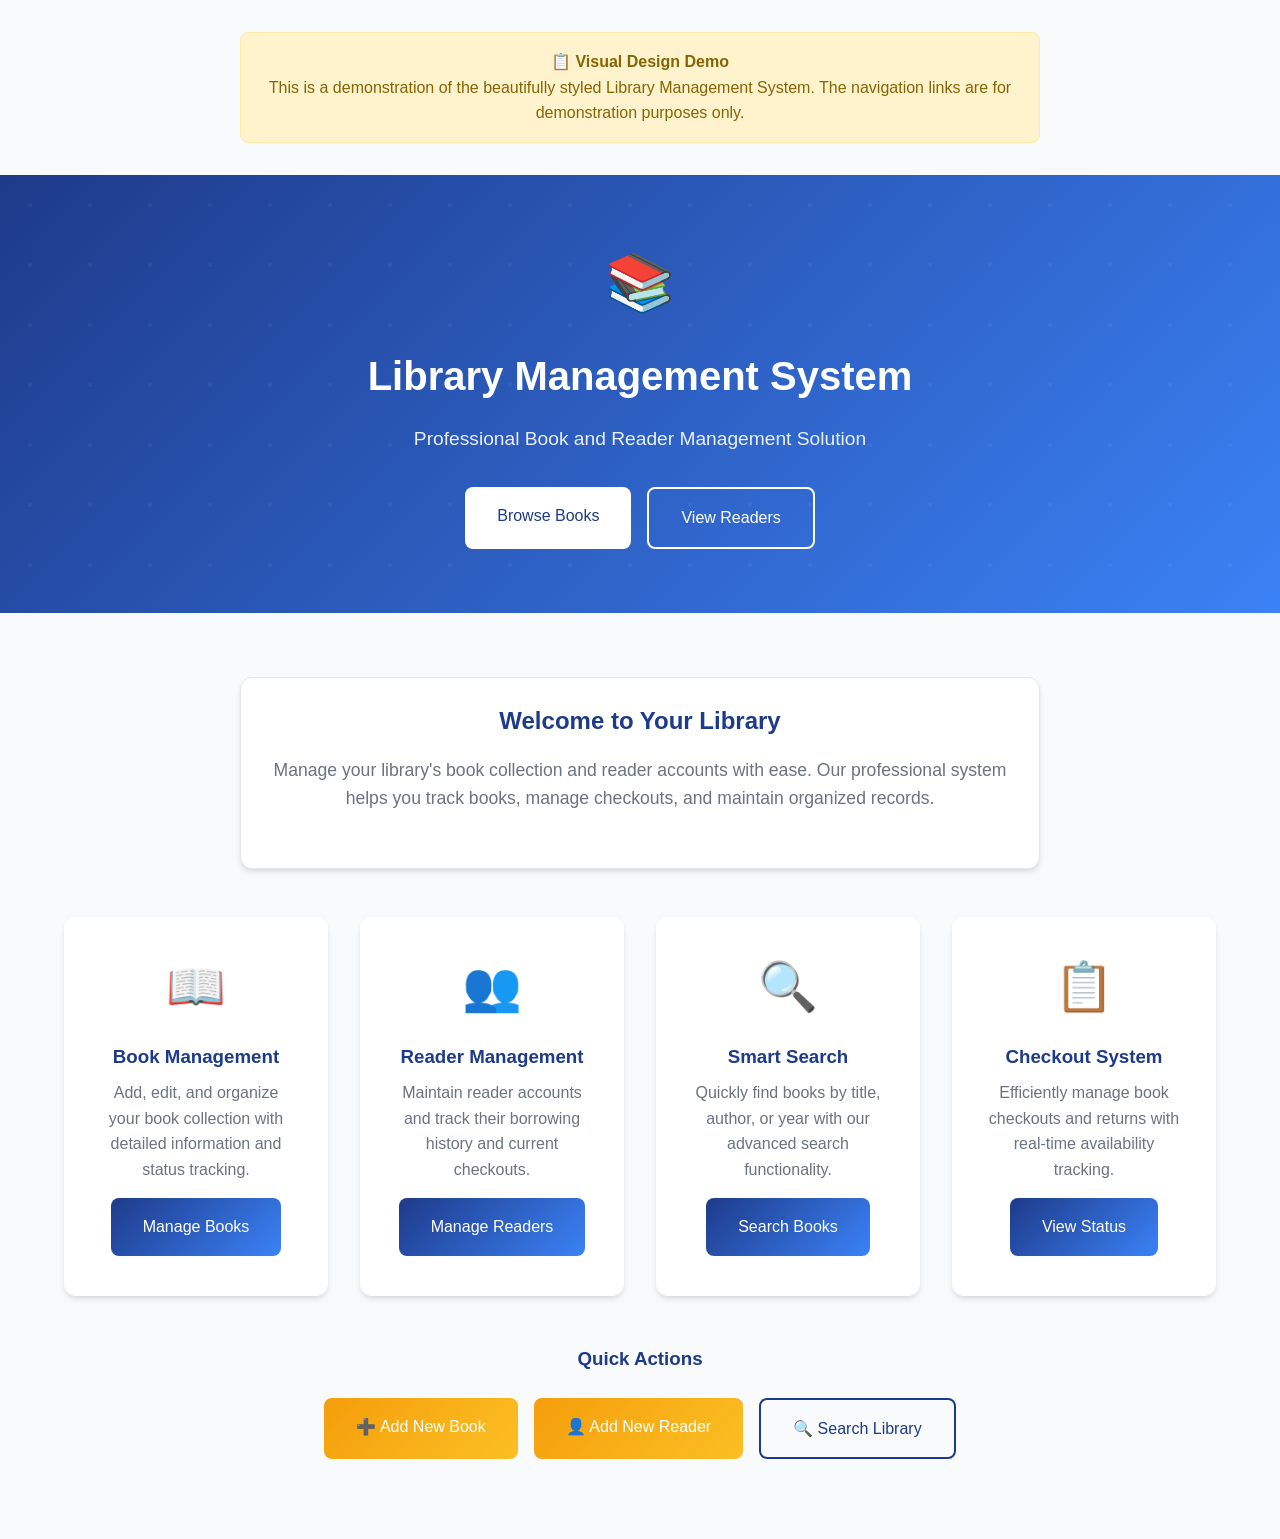
<file: demo/index.html>
<!DOCTYPE html>
<html lang="en">
<head>
    <meta charset="UTF-8">
    <meta name="viewport" content="width=device-width, initial-scale=1.0">
    <title>Library Management System - Demo</title>
    <link rel="stylesheet" type="text/css" href="main.css">
    <style>
        .hero-section {
            background: linear-gradient(135deg, var(--primary-color), var(--primary-light));
            color: white;
            padding: 4rem 0;
            text-align: center;
            position: relative;
            overflow: hidden;
        }
        
        .hero-section::before {
            content: '';
            position: absolute;
            top: 0;
            left: 0;
            right: 0;
            bottom: 0;
            background: url("data:image/svg+xml,%3Csvg width='60' height='60' viewBox='0 0 60 60' xmlns='http://www.w3.org/2000/svg'%3E%3Cg fill='none' fill-rule='evenodd'%3E%3Cg fill='%23ffffff' fill-opacity='0.05'%3E%3Ccircle cx='30' cy='30' r='2'/%3E%3C/g%3E%3C/g%3E%3C/svg%3E");
            z-index: 1;
        }
        
        .hero-content {
            position: relative;
            z-index: 2;
        }
        
        .welcome-card {
            max-width: 800px;
            margin: 2rem auto;
            text-align: center;
        }
        
        .feature-grid {
            display: grid;
            grid-template-columns: repeat(auto-fit, minmax(250px, 1fr));
            gap: 2rem;
            margin: 3rem 0;
        }
        
        .feature-item {
            background: var(--background-secondary);
            padding: 2rem;
            border-radius: var(--border-radius-lg);
            box-shadow: var(--shadow-md);
            text-align: center;
            transition: transform 0.3s ease;
        }
        
        .feature-item:hover {
            transform: translateY(-5px);
        }
        
        .feature-icon {
            font-size: 3rem;
            margin-bottom: 1rem;
        }
        
        .demo-note {
            background: #fff3cd;
            border: 1px solid #ffeaa7;
            border-radius: var(--border-radius-md);
            padding: 1rem 1.5rem;
            margin: 2rem auto;
            max-width: 800px;
            text-align: center;
            color: #856404;
        }
    </style>
</head>
<body>
    <!-- Demo Note -->
    <div class="demo-note">
        <h4>📋 Visual Design Demo</h4>
        <p>This is a demonstration of the beautifully styled Library Management System. The navigation links are for demonstration purposes only.</p>
    </div>

    <!-- Hero Section -->
    <section class="hero-section">
        <div class="hero-content">
            <div style="max-width: 1200px; margin: 0 auto; padding: 0 1.5rem;">
                <h1 style="font-size: 3.5rem; margin-bottom: 1rem; font-family: Georgia, serif;">📚</h1>
                <h1 style="font-size: 2.5rem; margin-bottom: 1rem;">Library Management System</h1>
                <p style="font-size: 1.2rem; margin-bottom: 2rem; opacity: 0.9;">Professional Book and Reader Management Solution</p>
                <div style="display: flex; gap: 1rem; justify-content: center; flex-wrap: wrap;">
                    <a href="books.html" class="btn btn-secondary" style="background: white; color: var(--primary-color);">Browse Books</a>
                    <a href="people.html" class="btn btn-outline" style="border-color: white; color: white;">View Readers</a>
                </div>
            </div>
        </div>
    </section>

    <!-- Main Container -->
    <div class="container">
        <!-- Welcome Card -->
        <div class="welcome-card card">
            <h2 style="color: var(--primary-color); margin-bottom: 1rem;">Welcome to Your Library</h2>
            <p style="font-size: 1.1rem; color: var(--text-secondary); margin-bottom: 2rem;">
                Manage your library's book collection and reader accounts with ease. 
                Our professional system helps you track books, manage checkouts, and maintain organized records.
            </p>
        </div>

        <!-- Features Grid -->
        <div class="feature-grid">
            <div class="feature-item">
                <div class="feature-icon">📖</div>
                <h3 style="color: var(--primary-color); margin-bottom: 0.5rem;">Book Management</h3>
                <p style="color: var(--text-secondary);">Add, edit, and organize your book collection with detailed information and status tracking.</p>
                <a href="books.html" class="btn btn-primary" style="margin-top: 1rem;">Manage Books</a>
            </div>

            <div class="feature-item">
                <div class="feature-icon">👥</div>
                <h3 style="color: var(--primary-color); margin-bottom: 0.5rem;">Reader Management</h3>
                <p style="color: var(--text-secondary);">Maintain reader accounts and track their borrowing history and current checkouts.</p>
                <a href="people.html" class="btn btn-primary" style="margin-top: 1rem;">Manage Readers</a>
            </div>

            <div class="feature-item">
                <div class="feature-icon">🔍</div>
                <h3 style="color: var(--primary-color); margin-bottom: 0.5rem;">Smart Search</h3>
                <p style="color: var(--text-secondary);">Quickly find books by title, author, or year with our advanced search functionality.</p>
                <a href="search.html" class="btn btn-primary" style="margin-top: 1rem;">Search Books</a>
            </div>

            <div class="feature-item">
                <div class="feature-icon">📋</div>
                <h3 style="color: var(--primary-color); margin-bottom: 0.5rem;">Checkout System</h3>
                <p style="color: var(--text-secondary);">Efficiently manage book checkouts and returns with real-time availability tracking.</p>
                <a href="book-detail.html" class="btn btn-primary" style="margin-top: 1rem;">View Status</a>
            </div>
        </div>

        <!-- Quick Actions -->
        <div style="text-align: center; margin: 3rem 0;">
            <h3 style="color: var(--primary-color); margin-bottom: 1.5rem;">Quick Actions</h3>
            <div style="display: flex; gap: 1rem; justify-content: center; flex-wrap: wrap;">
                <a href="book-form.html" class="btn btn-secondary">➕ Add New Book</a>
                <a href="reader-form.html" class="btn btn-secondary">👤 Add New Reader</a>
                <a href="search.html" class="btn btn-outline">🔍 Search Library</a>
            </div>
        </div>
    </div>

    <script type="text/javascript" src="main.js"></script>
    <script>
        // Add welcome page specific animations
        document.addEventListener('DOMContentLoaded', function() {
            const features = document.querySelectorAll('.feature-item');
            features.forEach((feature, index) => {
                feature.style.opacity = '0';
                feature.style.transform = 'translateY(30px)';
                
                setTimeout(() => {
                    feature.style.transition = 'all 0.6s ease';
                    feature.style.opacity = '1';
                    feature.style.transform = 'translateY(0)';
                }, (index + 1) * 200);
            });
        });
    </script>
</body>
</html>
</file>
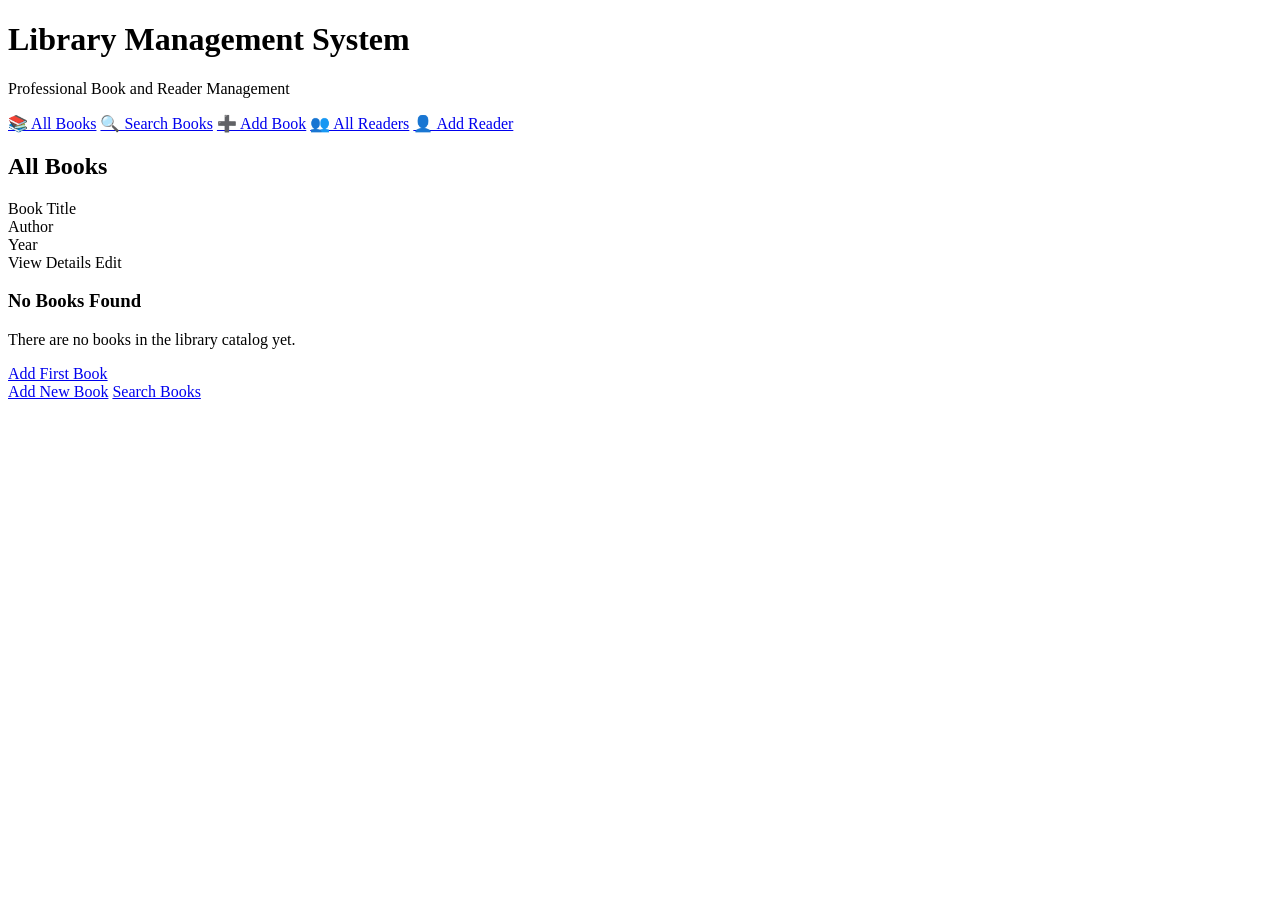
<file: src/main/webapp/WEB-INF/views/books/index.html>
<!DOCTYPE html>
<html lang="en" xmlns:th="http://www.thymeleaf.org">
<head>
    <meta charset="UTF-8">
    <meta name="viewport" content="width=device-width, initial-scale=1.0">
    <title>All Books - Library Management System</title>
    <link rel="stylesheet" type="text/css" th:href="@{/static/css/main.css}">
</head>
<body>
    <!-- Header Section -->
    <header class="header">
        <div class="header-content">
            <h1>Library Management System</h1>
            <p class="subtitle">Professional Book and Reader Management</p>
        </div>
    </header>

    <!-- Navigation Bar -->
    <nav class="navbar">
        <div class="navbar-content">
            <a href="/books" class="nav-link active">📚 All Books</a>
            <a href="/books/search" class="nav-link">🔍 Search Books</a>
            <a href="/books/new" class="nav-link">➕ Add Book</a>
            <a href="/people" class="nav-link">👥 All Readers</a>
            <a href="/people/new" class="nav-link">👤 Add Reader</a>
        </div>
    </nav>

    <!-- Main Container -->
    <div class="container">
        <h2 class="page-title">All Books</h2>

        <!-- Books List -->
        <div class="card-grid">
            <div th:each="book : ${books}" class="item-card fade-in">
                <a th:href="@{/books/{id}(id=${book.getBook_id()})}" 
                   th:text="${book.getName()}" 
                   class="item-title">Book Title</a>
                
                <div class="item-subtitle" th:text="'by ' + ${book.getAuthor()}">Author</div>
                <div class="item-meta" th:text="'Published: ' + ${book.getYear()}">Year</div>
                
                <!-- Quick Actions -->
                <div class="btn-group mt-md">
                    <a th:href="@{/books/{id}(id=${book.getBook_id()})}" class="btn btn-primary">View Details</a>
                    <a th:href="@{/books/{id}/edit(id=${book.getBook_id()})}" class="btn btn-outline">Edit</a>
                </div>
            </div>
        </div>

        <!-- Empty State -->
        <div th:if="${books.isEmpty()}" class="no-results">
            <h3>No Books Found</h3>
            <p>There are no books in the library catalog yet.</p>
            <a href="/books/new" class="btn btn-primary mt-lg">Add First Book</a>
        </div>

        <!-- Action Buttons -->
        <div class="text-center mt-xl">
            <a href="/books/new" class="btn btn-secondary">Add New Book</a>
            <a href="/books/search" class="btn btn-outline">Search Books</a>
        </div>
    </div>

    <script type="text/javascript" th:src="@{/static/js/main.js}"></script>
</body>
</html>
</file>
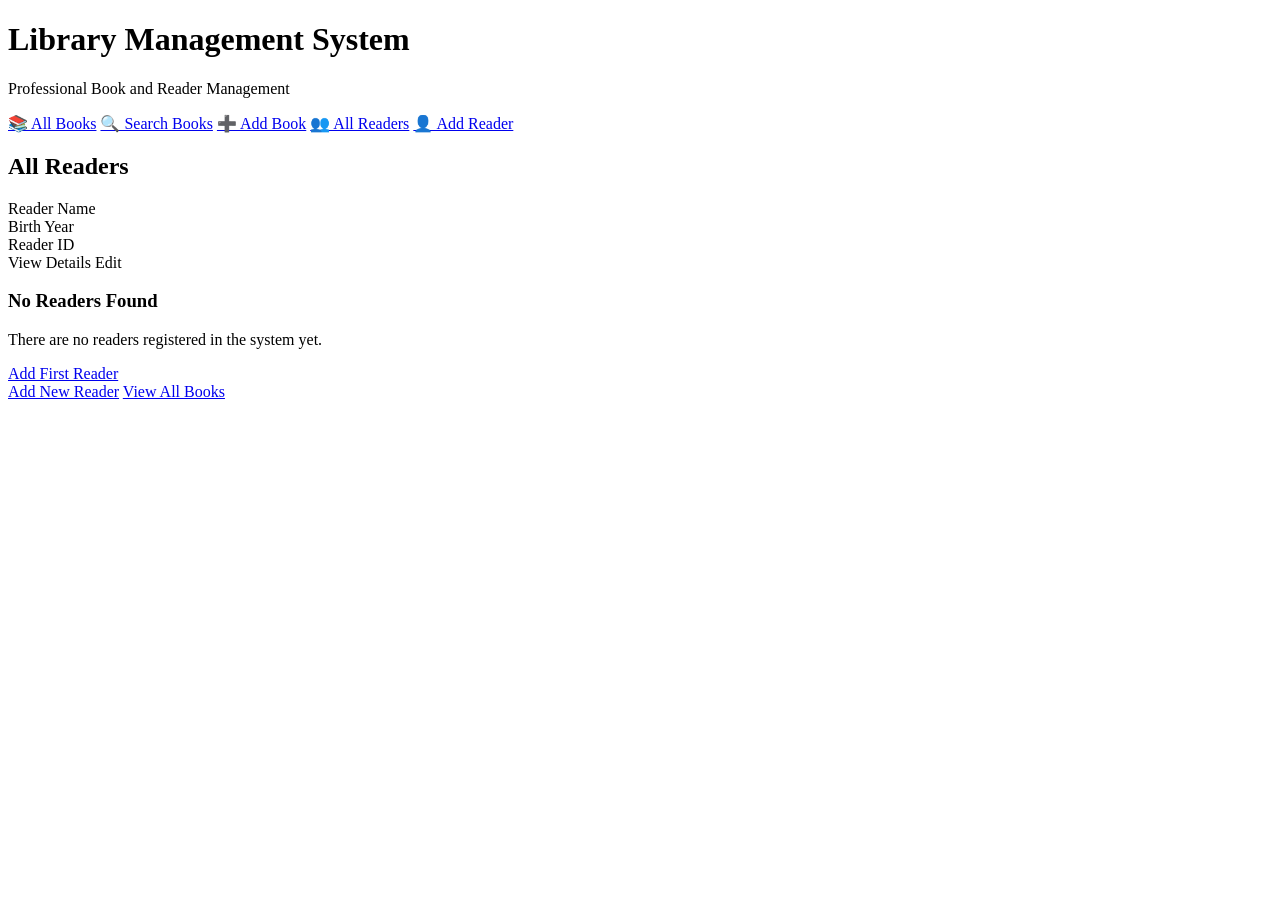
<file: src/main/webapp/WEB-INF/views/people/index.html>
<!DOCTYPE html>
<html lang="en" xmlns:th="http://www.thymeleaf.org">
<head>
    <meta charset="UTF-8">
    <meta name="viewport" content="width=device-width, initial-scale=1.0">
    <title>All Readers - Library Management System</title>
    <link rel="stylesheet" type="text/css" th:href="@{/static/css/main.css}">
</head>
<body>
    <!-- Header Section -->
    <header class="header">
        <div class="header-content">
            <h1>Library Management System</h1>
            <p class="subtitle">Professional Book and Reader Management</p>
        </div>
    </header>

    <!-- Navigation Bar -->
    <nav class="navbar">
        <div class="navbar-content">
            <a href="/books" class="nav-link">📚 All Books</a>
            <a href="/books/search" class="nav-link">🔍 Search Books</a>
            <a href="/books/new" class="nav-link">➕ Add Book</a>
            <a href="/people" class="nav-link active">👥 All Readers</a>
            <a href="/people/new" class="nav-link">👤 Add Reader</a>
        </div>
    </nav>

    <!-- Main Container -->
    <div class="container">
        <h2 class="page-title">All Readers</h2>

        <!-- Readers List -->
        <div class="card-grid">
            <div th:each="person : ${people}" class="item-card fade-in">
                <a th:href="@{/people/{id}(id=${person.getId()})}" 
                   th:text="${person.getFio()}" 
                   class="item-title">Reader Name</a>
                
                <div class="item-meta" th:text="'Born: ' + ${person.getYear_of_birth()}">Birth Year</div>
                <div class="item-meta" th:text="'ID: ' + ${person.getId()}">Reader ID</div>
                
                <!-- Quick Actions -->
                <div class="btn-group mt-md">
                    <a th:href="@{/people/{id}(id=${person.getId()})}" class="btn btn-primary">View Details</a>
                    <a th:href="@{/people/{id}/edit(id=${person.getId()})}" class="btn btn-outline">Edit</a>
                </div>
            </div>
        </div>

        <!-- Empty State -->
        <div th:if="${people.isEmpty()}" class="no-results">
            <h3>No Readers Found</h3>
            <p>There are no readers registered in the system yet.</p>
            <a href="/people/new" class="btn btn-primary mt-lg">Add First Reader</a>
        </div>

        <!-- Action Buttons -->
        <div class="text-center mt-xl">
            <a href="/people/new" class="btn btn-secondary">Add New Reader</a>
            <a href="/books" class="btn btn-outline">View All Books</a>
        </div>
    </div>

    <script type="text/javascript" th:src="@{/static/js/main.js}"></script>
</body>
</html>
</file>
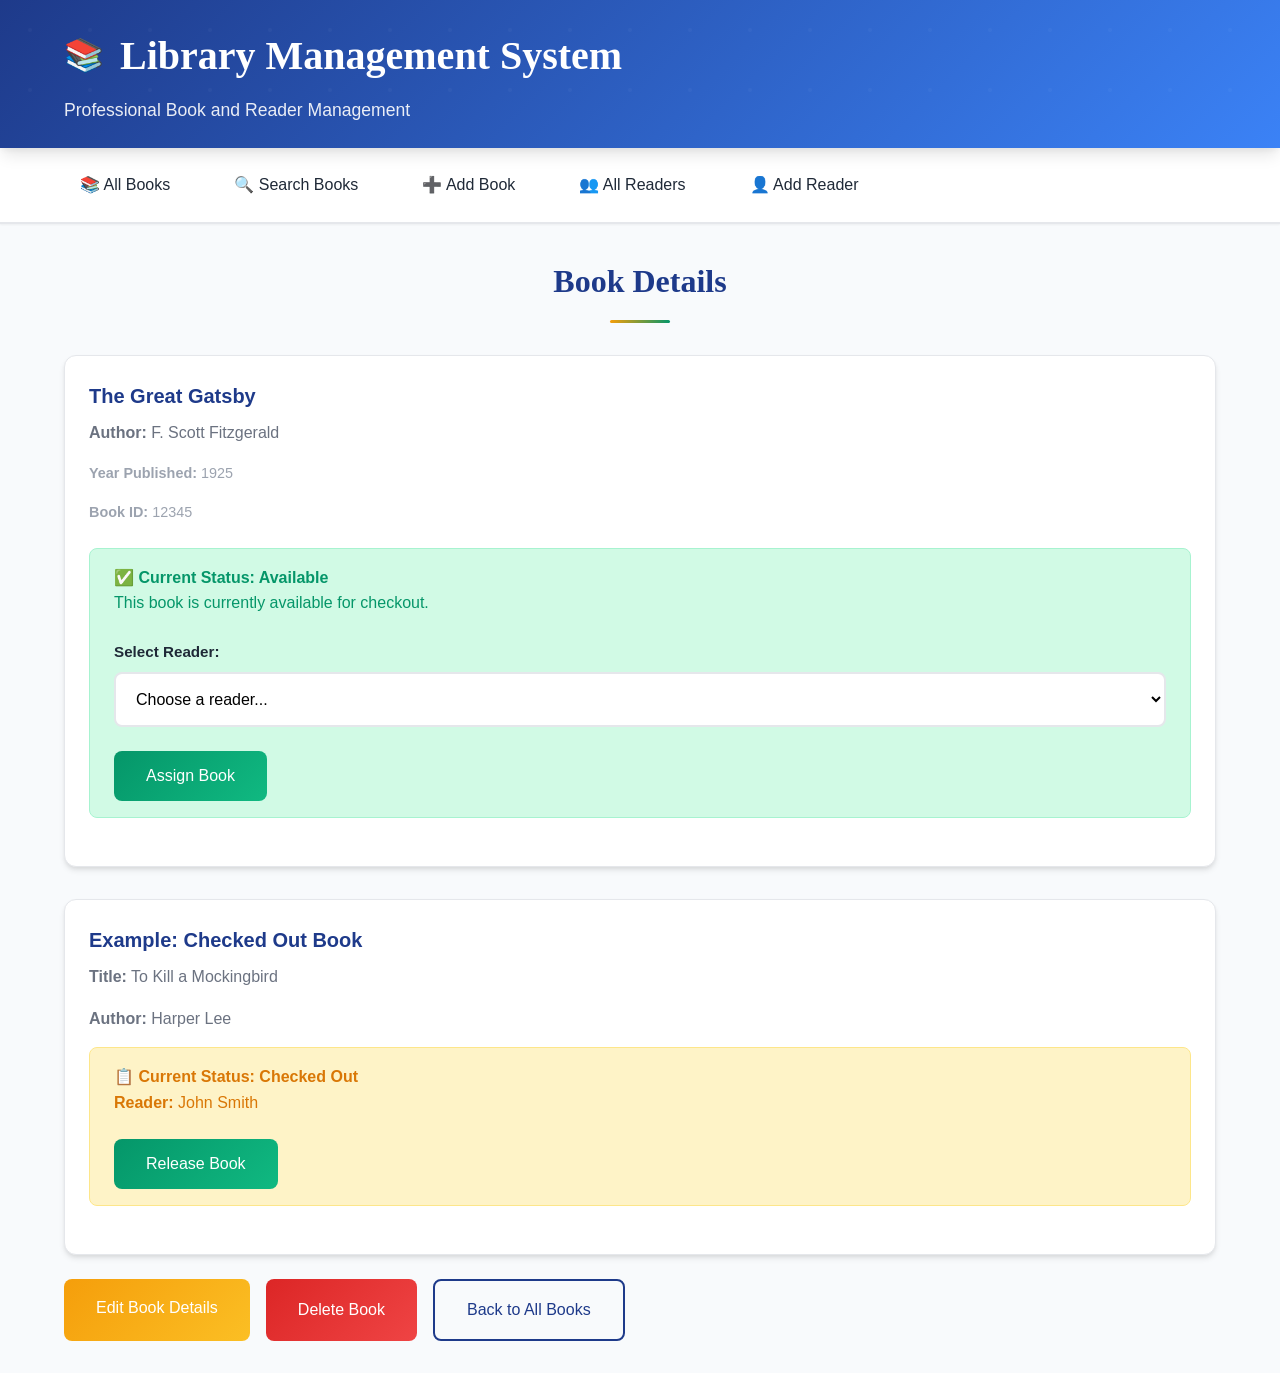
<file: demo/book-detail.html>
<!DOCTYPE html>
<html lang="en">
<head>
    <meta charset="UTF-8">
    <meta name="viewport" content="width=device-width, initial-scale=1.0">
    <title>Book Details - Library Management System</title>
    <link rel="stylesheet" type="text/css" href="main.css">
</head>
<body>
    <!-- Header Section -->
    <header class="header">
        <div class="header-content">
            <h1>Library Management System</h1>
            <p class="subtitle">Professional Book and Reader Management</p>
        </div>
    </header>

    <!-- Navigation Bar -->
    <nav class="navbar">
        <div class="navbar-content">
            <a href="books.html" class="nav-link">📚 All Books</a>
            <a href="search.html" class="nav-link">🔍 Search Books</a>
            <a href="book-form.html" class="nav-link">➕ Add Book</a>
            <a href="people.html" class="nav-link">👥 All Readers</a>
            <a href="reader-form.html" class="nav-link">👤 Add Reader</a>
        </div>
    </nav>

    <!-- Main Container -->
    <div class="container">
        <h2 class="page-title">Book Details</h2>

        <!-- Book Information Card -->
        <div class="card fade-in">
            <h3 class="item-title">The Great Gatsby</h3>
            
            <div class="item-subtitle mb-md">
                <strong>Author:</strong> <span>F. Scott Fitzgerald</span>
            </div>
            
            <div class="item-meta mb-md">
                <strong>Year Published:</strong> <span>1925</span>
            </div>
            
            <div class="item-meta mb-lg">
                <strong>Book ID:</strong> <span>12345</span>
            </div>

            <!-- Book Status Section - Available -->
            <div class="status-message status-free">
                <h4>✅ Current Status: Available</h4>
                <p>This book is currently available for checkout.</p>
                
                <form class="mt-lg">
                    <div class="form-group">
                        <label for="person" class="form-label">Select Reader:</label>
                        <select id="person" class="form-select">
                            <option value="">Choose a reader...</option>
                            <option value="1">John Smith</option>
                            <option value="2">Emma Johnson</option>
                            <option value="3">Michael Brown</option>
                            <option value="4">Sarah Wilson</option>
                        </select>
                    </div>
                    <input type="submit" value="Assign Book" class="btn btn-success"/>
                </form>
            </div>
        </div>

        <!-- Second Example - Checked Out Book -->
        <div class="card fade-in mt-xl">
            <h3 class="item-title">Example: Checked Out Book</h3>
            
            <div class="item-subtitle mb-md">
                <strong>Title:</strong> <span>To Kill a Mockingbird</span>
            </div>
            
            <div class="item-subtitle mb-md">
                <strong>Author:</strong> <span>Harper Lee</span>
            </div>

            <!-- Book Status Section - Checked Out -->
            <div class="status-message status-taken">
                <h4>📋 Current Status: Checked Out</h4>
                <p><strong>Reader:</strong> <span>John Smith</span></p>
                
                <form class="mt-lg">
                    <input type="submit" value="Release Book" class="btn btn-success"/>
                </form>
            </div>
        </div>

        <!-- Action Buttons -->
        <div class="btn-group text-center">
            <a href="book-form.html" class="btn btn-secondary">Edit Book Details</a>
            <button type="button" class="btn btn-danger" onclick="alert('Delete confirmation would appear here')">Delete Book</button>
            <a href="books.html" class="btn btn-outline">Back to All Books</a>
        </div>
    </div>

    <script type="text/javascript" src="main.js"></script>
</body>
</html>
</file>
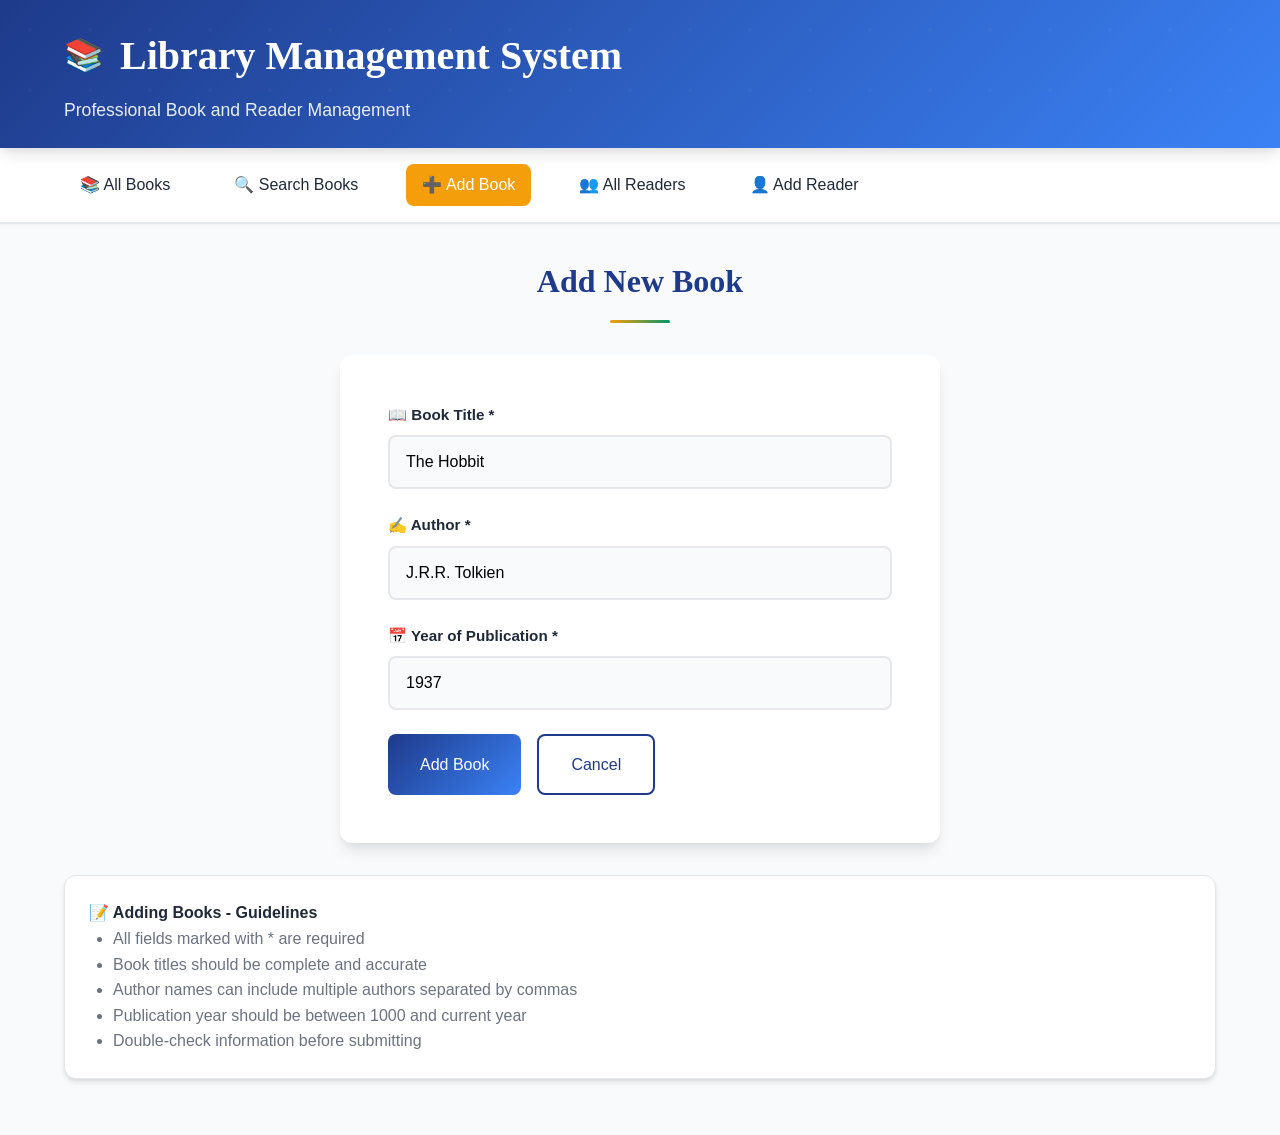
<file: demo/book-form.html>
<!DOCTYPE html>
<html lang="en">
<head>
    <meta charset="UTF-8">
    <meta name="viewport" content="width=device-width, initial-scale=1.0">
    <title>Add New Book - Library Management System</title>
    <link rel="stylesheet" type="text/css" href="main.css">
</head>
<body>
    <!-- Header Section -->
    <header class="header">
        <div class="header-content">
            <h1>Library Management System</h1>
            <p class="subtitle">Professional Book and Reader Management</p>
        </div>
    </header>

    <!-- Navigation Bar -->
    <nav class="navbar">
        <div class="navbar-content">
            <a href="books.html" class="nav-link">📚 All Books</a>
            <a href="search.html" class="nav-link">🔍 Search Books</a>
            <a href="book-form.html" class="nav-link active">➕ Add Book</a>
            <a href="people.html" class="nav-link">👥 All Readers</a>
            <a href="reader-form.html" class="nav-link">👤 Add Reader</a>
        </div>
    </nav>

    <!-- Main Container -->
    <div class="container">
        <h2 class="page-title">Add New Book</h2>

        <!-- Form Container -->
        <div class="form-container fade-in">
            <form>
                <div class="form-group">
                    <label for="name" class="form-label">📖 Book Title *</label>
                    <input type="text" 
                           id="name" 
                           class="form-input"
                           placeholder="Enter the book title"
                           value="The Hobbit"
                           required/>
                    <div class="error-message" style="display: none;">Title error</div>
                </div>

                <div class="form-group">
                    <label for="author" class="form-label">✍️ Author *</label>
                    <input type="text" 
                           id="author" 
                           class="form-input"
                           placeholder="Enter the author's name"
                           value="J.R.R. Tolkien"
                           required/>
                    <div class="error-message" style="display: none;">Author error</div>
                </div>

                <div class="form-group">
                    <label for="year" class="form-label">📅 Year of Publication *</label>
                    <input type="number" 
                           id="year" 
                           class="form-input"
                           placeholder="Enter publication year"
                           min="1000"
                           max="2024"
                           value="1937"
                           required/>
                    <div class="error-message" style="display: none;">Year error</div>
                </div>

                <div class="btn-group text-center">
                    <input type="submit" value="Add Book" class="btn btn-primary" onclick="alert('Book would be added to the system!')"/>
                    <a href="books.html" class="btn btn-outline">Cancel</a>
                </div>
            </form>
        </div>

        <!-- Help Information -->
        <div class="card mt-xl">
            <h4>📝 Adding Books - Guidelines</h4>
            <ul style="padding-left: 1.5rem; color: var(--text-secondary);">
                <li>All fields marked with * are required</li>
                <li>Book titles should be complete and accurate</li>
                <li>Author names can include multiple authors separated by commas</li>
                <li>Publication year should be between 1000 and current year</li>
                <li>Double-check information before submitting</li>
            </ul>
        </div>
    </div>

    <script type="text/javascript" src="main.js"></script>
</body>
</html>
</file>
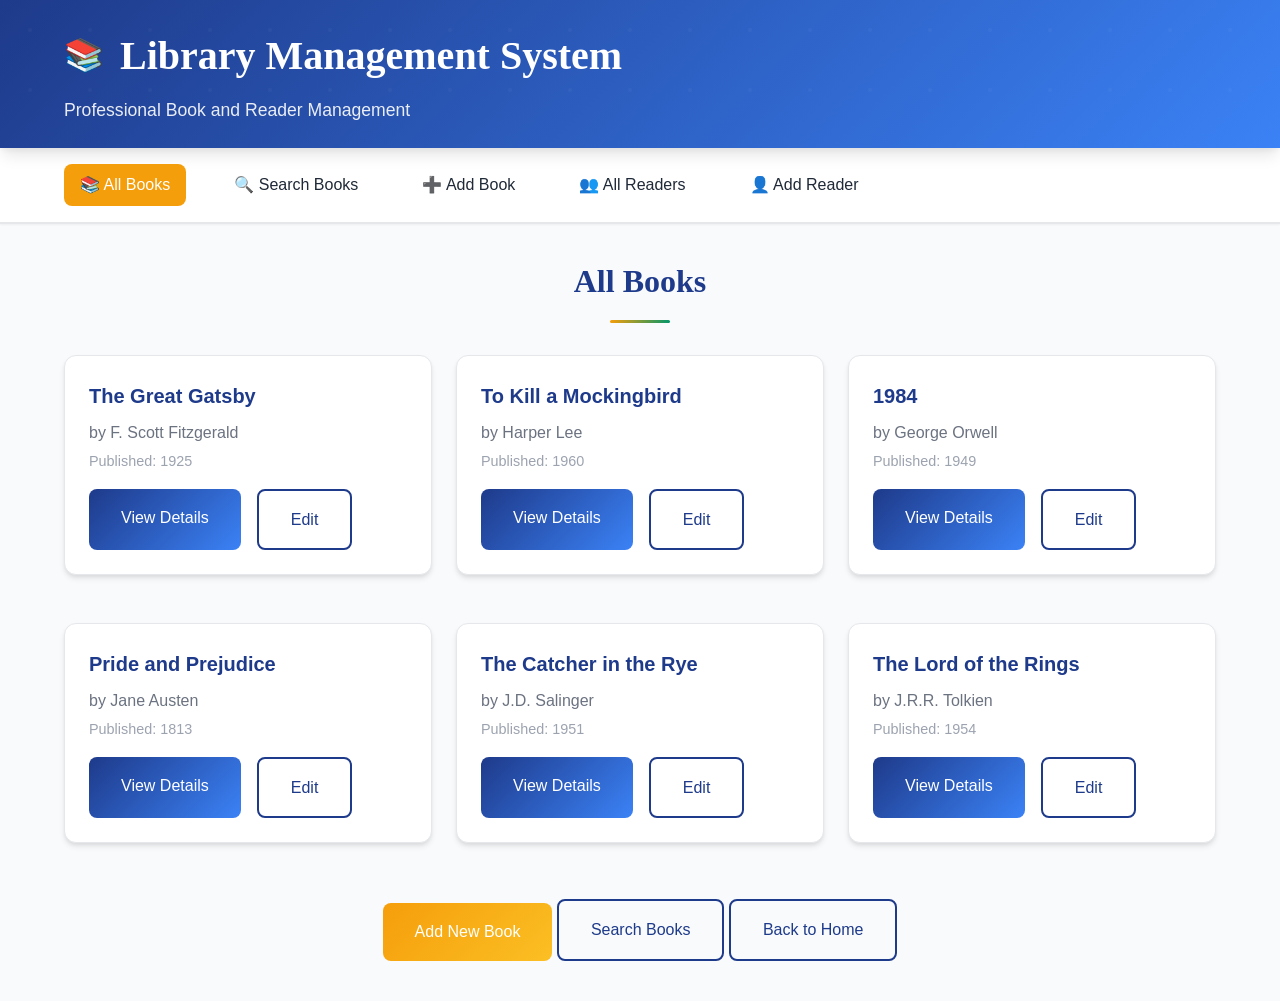
<file: demo/books.html>
<!DOCTYPE html>
<html lang="en">
<head>
    <meta charset="UTF-8">
    <meta name="viewport" content="width=device-width, initial-scale=1.0">
    <title>All Books - Library Management System</title>
    <link rel="stylesheet" type="text/css" href="main.css">
</head>
<body>
    <!-- Header Section -->
    <header class="header">
        <div class="header-content">
            <h1>Library Management System</h1>
            <p class="subtitle">Professional Book and Reader Management</p>
        </div>
    </header>

    <!-- Navigation Bar -->
    <nav class="navbar">
        <div class="navbar-content">
            <a href="books.html" class="nav-link active">📚 All Books</a>
            <a href="search.html" class="nav-link">🔍 Search Books</a>
            <a href="book-form.html" class="nav-link">➕ Add Book</a>
            <a href="people.html" class="nav-link">👥 All Readers</a>
            <a href="reader-form.html" class="nav-link">👤 Add Reader</a>
        </div>
    </nav>

    <!-- Main Container -->
    <div class="container">
        <h2 class="page-title">All Books</h2>

        <!-- Books List -->
        <div class="card-grid">
            <div class="item-card fade-in">
                <a href="book-detail.html" class="item-title">The Great Gatsby</a>
                <div class="item-subtitle">by F. Scott Fitzgerald</div>
                <div class="item-meta">Published: 1925</div>
                
                <!-- Quick Actions -->
                <div class="btn-group mt-md">
                    <a href="book-detail.html" class="btn btn-primary">View Details</a>
                    <a href="book-form.html" class="btn btn-outline">Edit</a>
                </div>
            </div>

            <div class="item-card fade-in">
                <a href="book-detail.html" class="item-title">To Kill a Mockingbird</a>
                <div class="item-subtitle">by Harper Lee</div>
                <div class="item-meta">Published: 1960</div>
                
                <!-- Quick Actions -->
                <div class="btn-group mt-md">
                    <a href="book-detail.html" class="btn btn-primary">View Details</a>
                    <a href="book-form.html" class="btn btn-outline">Edit</a>
                </div>
            </div>

            <div class="item-card fade-in">
                <a href="book-detail.html" class="item-title">1984</a>
                <div class="item-subtitle">by George Orwell</div>
                <div class="item-meta">Published: 1949</div>
                
                <!-- Quick Actions -->
                <div class="btn-group mt-md">
                    <a href="book-detail.html" class="btn btn-primary">View Details</a>
                    <a href="book-form.html" class="btn btn-outline">Edit</a>
                </div>
            </div>

            <div class="item-card fade-in">
                <a href="book-detail.html" class="item-title">Pride and Prejudice</a>
                <div class="item-subtitle">by Jane Austen</div>
                <div class="item-meta">Published: 1813</div>
                
                <!-- Quick Actions -->
                <div class="btn-group mt-md">
                    <a href="book-detail.html" class="btn btn-primary">View Details</a>
                    <a href="book-form.html" class="btn btn-outline">Edit</a>
                </div>
            </div>

            <div class="item-card fade-in">
                <a href="book-detail.html" class="item-title">The Catcher in the Rye</a>
                <div class="item-subtitle">by J.D. Salinger</div>
                <div class="item-meta">Published: 1951</div>
                
                <!-- Quick Actions -->
                <div class="btn-group mt-md">
                    <a href="book-detail.html" class="btn btn-primary">View Details</a>
                    <a href="book-form.html" class="btn btn-outline">Edit</a>
                </div>
            </div>

            <div class="item-card fade-in">
                <a href="book-detail.html" class="item-title">The Lord of the Rings</a>
                <div class="item-subtitle">by J.R.R. Tolkien</div>
                <div class="item-meta">Published: 1954</div>
                
                <!-- Quick Actions -->
                <div class="btn-group mt-md">
                    <a href="book-detail.html" class="btn btn-primary">View Details</a>
                    <a href="book-form.html" class="btn btn-outline">Edit</a>
                </div>
            </div>
        </div>

        <!-- Action Buttons -->
        <div class="text-center mt-xl">
            <a href="book-form.html" class="btn btn-secondary">Add New Book</a>
            <a href="search.html" class="btn btn-outline">Search Books</a>
            <a href="index.html" class="btn btn-outline">Back to Home</a>
        </div>
    </div>

    <script type="text/javascript" src="main.js"></script>
</body>
</html>
</file>
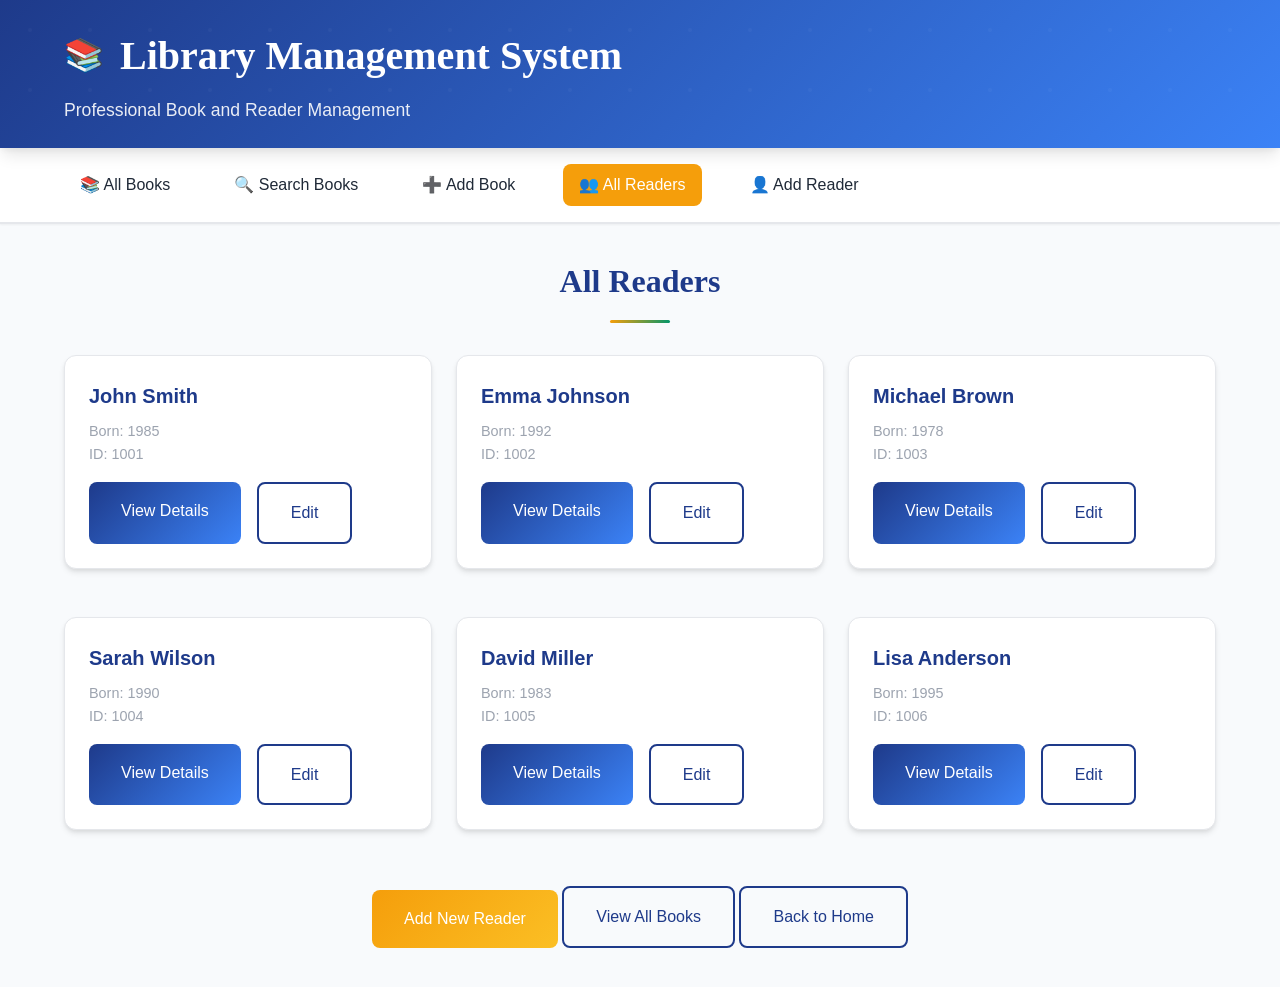
<file: demo/people.html>
<!DOCTYPE html>
<html lang="en">
<head>
    <meta charset="UTF-8">
    <meta name="viewport" content="width=device-width, initial-scale=1.0">
    <title>All Readers - Library Management System</title>
    <link rel="stylesheet" type="text/css" href="main.css">
</head>
<body>
    <!-- Header Section -->
    <header class="header">
        <div class="header-content">
            <h1>Library Management System</h1>
            <p class="subtitle">Professional Book and Reader Management</p>
        </div>
    </header>

    <!-- Navigation Bar -->
    <nav class="navbar">
        <div class="navbar-content">
            <a href="books.html" class="nav-link">📚 All Books</a>
            <a href="search.html" class="nav-link">🔍 Search Books</a>
            <a href="book-form.html" class="nav-link">➕ Add Book</a>
            <a href="people.html" class="nav-link active">👥 All Readers</a>
            <a href="reader-form.html" class="nav-link">👤 Add Reader</a>
        </div>
    </nav>

    <!-- Main Container -->
    <div class="container">
        <h2 class="page-title">All Readers</h2>

        <!-- Readers List -->
        <div class="card-grid">
            <div class="item-card fade-in">
                <a href="reader-detail.html" class="item-title">John Smith</a>
                <div class="item-meta">Born: 1985</div>
                <div class="item-meta">ID: 1001</div>
                
                <!-- Quick Actions -->
                <div class="btn-group mt-md">
                    <a href="reader-detail.html" class="btn btn-primary">View Details</a>
                    <a href="reader-form.html" class="btn btn-outline">Edit</a>
                </div>
            </div>

            <div class="item-card fade-in">
                <a href="reader-detail.html" class="item-title">Emma Johnson</a>
                <div class="item-meta">Born: 1992</div>
                <div class="item-meta">ID: 1002</div>
                
                <!-- Quick Actions -->
                <div class="btn-group mt-md">
                    <a href="reader-detail.html" class="btn btn-primary">View Details</a>
                    <a href="reader-form.html" class="btn btn-outline">Edit</a>
                </div>
            </div>

            <div class="item-card fade-in">
                <a href="reader-detail.html" class="item-title">Michael Brown</a>
                <div class="item-meta">Born: 1978</div>
                <div class="item-meta">ID: 1003</div>
                
                <!-- Quick Actions -->
                <div class="btn-group mt-md">
                    <a href="reader-detail.html" class="btn btn-primary">View Details</a>
                    <a href="reader-form.html" class="btn btn-outline">Edit</a>
                </div>
            </div>

            <div class="item-card fade-in">
                <a href="reader-detail.html" class="item-title">Sarah Wilson</a>
                <div class="item-meta">Born: 1990</div>
                <div class="item-meta">ID: 1004</div>
                
                <!-- Quick Actions -->
                <div class="btn-group mt-md">
                    <a href="reader-detail.html" class="btn btn-primary">View Details</a>
                    <a href="reader-form.html" class="btn btn-outline">Edit</a>
                </div>
            </div>

            <div class="item-card fade-in">
                <a href="reader-detail.html" class="item-title">David Miller</a>
                <div class="item-meta">Born: 1983</div>
                <div class="item-meta">ID: 1005</div>
                
                <!-- Quick Actions -->
                <div class="btn-group mt-md">
                    <a href="reader-detail.html" class="btn btn-primary">View Details</a>
                    <a href="reader-form.html" class="btn btn-outline">Edit</a>
                </div>
            </div>

            <div class="item-card fade-in">
                <a href="reader-detail.html" class="item-title">Lisa Anderson</a>
                <div class="item-meta">Born: 1995</div>
                <div class="item-meta">ID: 1006</div>
                
                <!-- Quick Actions -->
                <div class="btn-group mt-md">
                    <a href="reader-detail.html" class="btn btn-primary">View Details</a>
                    <a href="reader-form.html" class="btn btn-outline">Edit</a>
                </div>
            </div>
        </div>

        <!-- Action Buttons -->
        <div class="text-center mt-xl">
            <a href="reader-form.html" class="btn btn-secondary">Add New Reader</a>
            <a href="books.html" class="btn btn-outline">View All Books</a>
            <a href="index.html" class="btn btn-outline">Back to Home</a>
        </div>
    </div>

    <script type="text/javascript" src="main.js"></script>
</body>
</html>
</file>
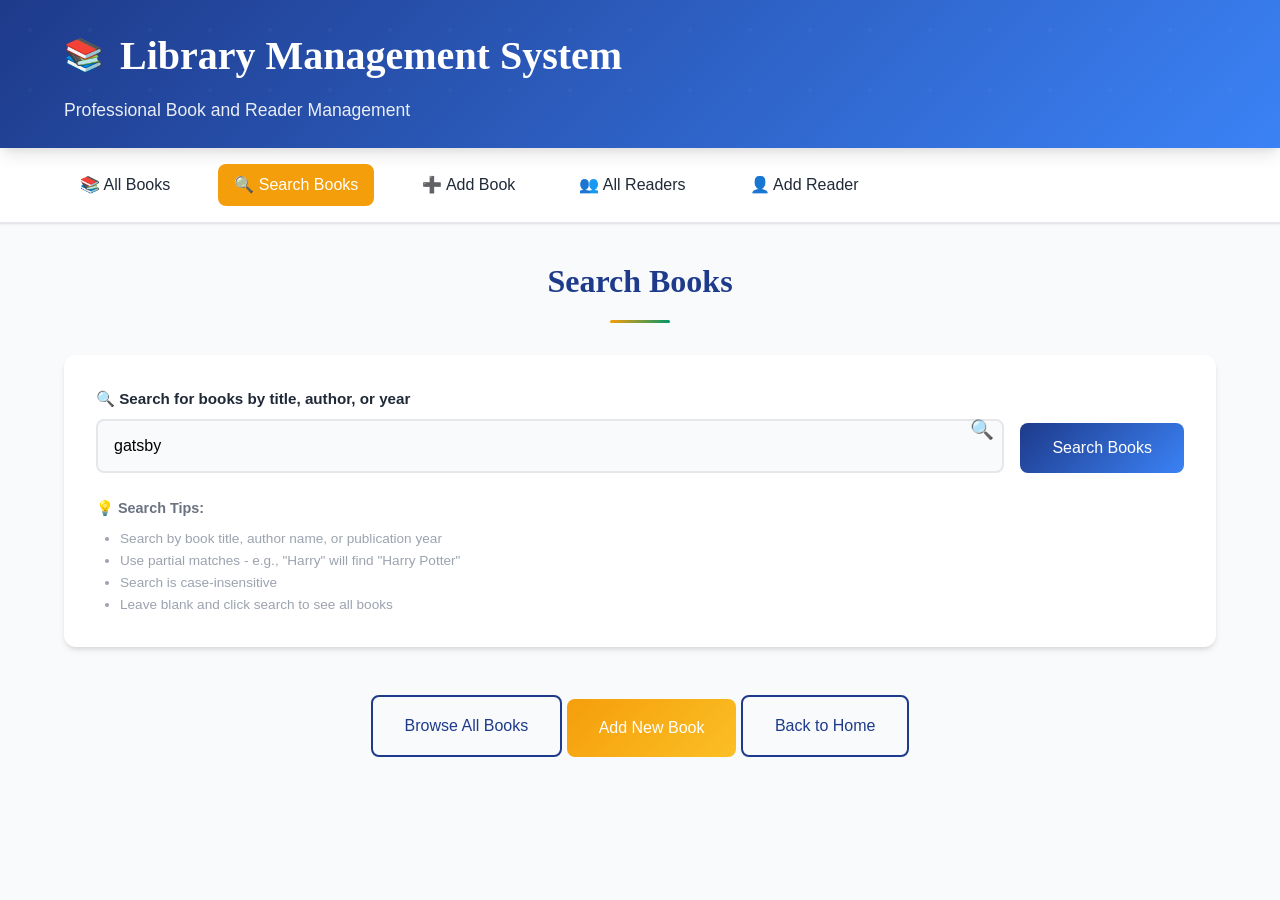
<file: demo/search.html>
<!DOCTYPE html>
<html lang="en">
<head>
    <meta charset="UTF-8">
    <meta name="viewport" content="width=device-width, initial-scale=1.0">
    <title>Search Books - Library Management System</title>
    <link rel="stylesheet" type="text/css" href="main.css">
</head>
<body>
    <!-- Header Section -->
    <header class="header">
        <div class="header-content">
            <h1>Library Management System</h1>
            <p class="subtitle">Professional Book and Reader Management</p>
        </div>
    </header>

    <!-- Navigation Bar -->
    <nav class="navbar">
        <div class="navbar-content">
            <a href="books.html" class="nav-link">📚 All Books</a>
            <a href="search.html" class="nav-link active">🔍 Search Books</a>
            <a href="book-form.html" class="nav-link">➕ Add Book</a>
            <a href="people.html" class="nav-link">👥 All Readers</a>
            <a href="reader-form.html" class="nav-link">👤 Add Reader</a>
        </div>
    </nav>

    <!-- Main Container -->
    <div class="container">
        <h2 class="page-title">Search Books</h2>

        <!-- Search Form -->
        <div class="search-container fade-in">
            <form class="search-form">
                <div class="search-input">
                    <label for="query" class="form-label">🔍 Search for books by title, author, or year</label>
                    <input type="text" 
                           id="query" 
                           name="query" 
                           class="form-input"
                           placeholder="Enter your search terms..."
                           value="gatsby"
                           autocomplete="off"/>
                </div>
                <input type="submit" value="Search Books" class="btn btn-primary" onclick="showResults(); return false;"/>
            </form>
            
            <!-- Search Tips -->
            <div class="mt-lg">
                <h4 style="color: var(--text-secondary); font-size: 0.9rem; margin-bottom: 0.5rem;">💡 Search Tips:</h4>
                <ul style="font-size: 0.85rem; color: var(--text-light); margin-left: 1.5rem;">
                    <li>Search by book title, author name, or publication year</li>
                    <li>Use partial matches - e.g., "Harry" will find "Harry Potter"</li>
                    <li>Search is case-insensitive</li>
                    <li>Leave blank and click search to see all books</li>
                </ul>
            </div>
        </div>

        <!-- Search Results -->
        <div id="search-results" class="results-section" style="display: none;">
            <div class="fade-in">
                <h3 class="mb-lg">Found 1 book(s)</h3>
                
                <div class="card-grid">
                    <div class="item-card">
                        <a href="book-detail.html" class="item-title">The Great Gatsby</a>
                        
                        <div class="item-subtitle">by F. Scott Fitzgerald</div>
                        <div class="item-meta">Published: 1925</div>
                        
                        <!-- Book Status -->
                        <div class="status-message status-free mt-sm">
                            ✅ Available for checkout
                        </div>
                        
                        <!-- Action Buttons -->
                        <div class="btn-group mt-md">
                            <a href="book-detail.html" class="btn btn-primary">View Details</a>
                            <a href="book-form.html" class="btn btn-outline">Edit</a>
                        </div>
                    </div>
                </div>
            </div>
        </div>

        <!-- No Results Example -->
        <div id="no-results" class="results-section" style="display: none;">
            <div class="no-results">
                <h3>📭 No Books Found</h3>
                <p>No books match your search criteria. Try different terms or browse all books.</p>
                <div class="btn-group mt-lg">
                    <a href="books.html" class="btn btn-primary">View All Books</a>
                    <a href="book-form.html" class="btn btn-secondary">Add New Book</a>
                </div>
            </div>
        </div>

        <!-- Quick Actions -->
        <div class="text-center mt-xl">
            <a href="books.html" class="btn btn-outline">Browse All Books</a>
            <a href="book-form.html" class="btn btn-secondary">Add New Book</a>
            <a href="index.html" class="btn btn-outline">Back to Home</a>
        </div>
    </div>

    <script type="text/javascript" src="main.js"></script>
    <script>
        function showResults() {
            const query = document.getElementById('query').value.toLowerCase();
            const results = document.getElementById('search-results');
            const noResults = document.getElementById('no-results');
            
            if (query.includes('gatsby') || query.includes('fitzgerald') || query.includes('1925')) {
                results.style.display = 'block';
                noResults.style.display = 'none';
            } else if (query.trim() === '') {
                alert('Please enter a search term');
                return false;
            } else {
                results.style.display = 'none';
                noResults.style.display = 'block';
            }
            
            return false;
        }
    </script>
</body>
</html>
</file>
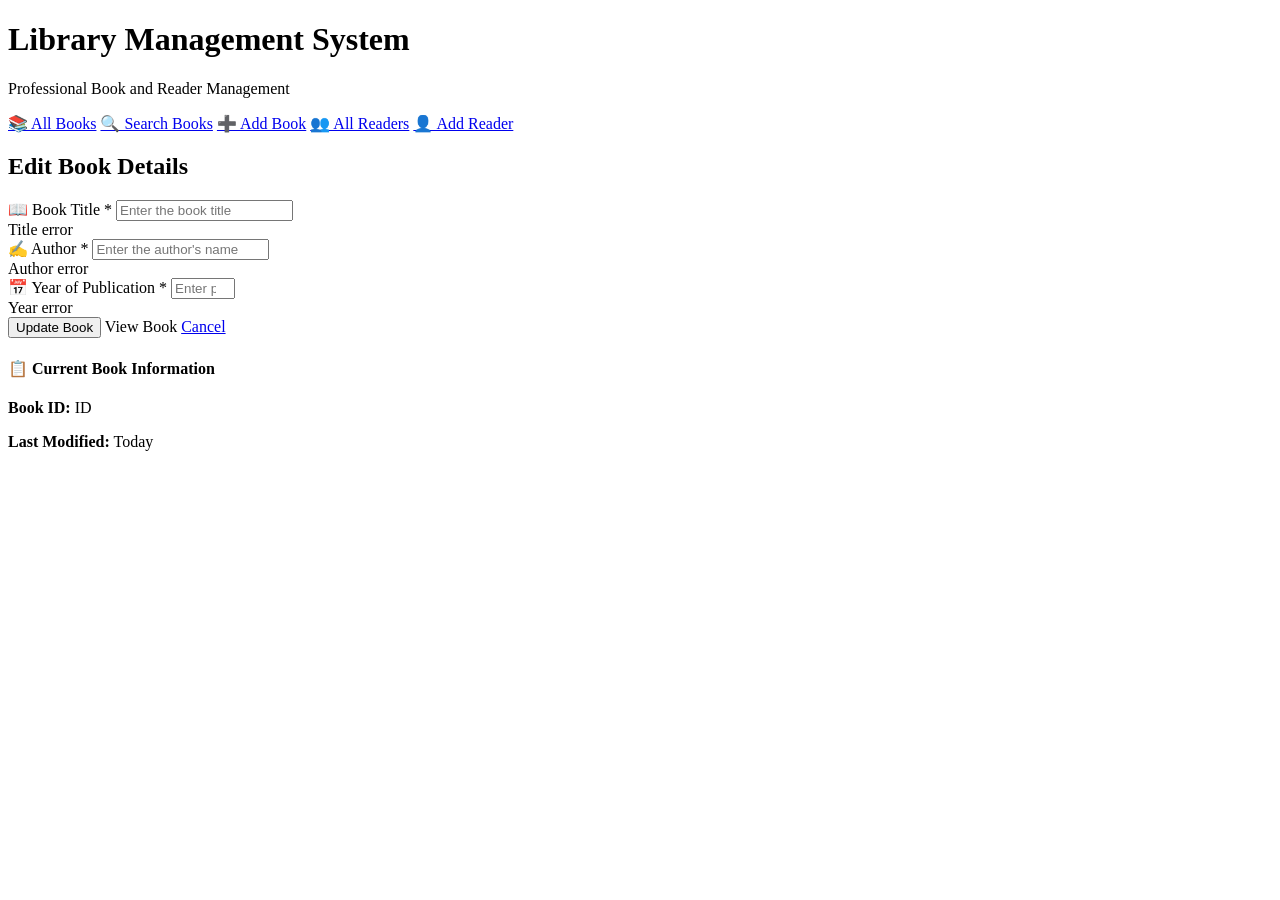
<file: src/main/webapp/WEB-INF/views/books/edit.html>
<!DOCTYPE html>
<html lang="en" xmlns:th="http://www.thymeleaf.org">
<head>
    <meta charset="UTF-8">
    <meta name="viewport" content="width=device-width, initial-scale=1.0">
    <title>Edit Book - Library Management System</title>
    <link rel="stylesheet" type="text/css" th:href="@{/static/css/main.css}">
</head>
<body>
    <!-- Header Section -->
    <header class="header">
        <div class="header-content">
            <h1>Library Management System</h1>
            <p class="subtitle">Professional Book and Reader Management</p>
        </div>
    </header>

    <!-- Navigation Bar -->
    <nav class="navbar">
        <div class="navbar-content">
            <a href="/books" class="nav-link">📚 All Books</a>
            <a href="/books/search" class="nav-link">🔍 Search Books</a>
            <a href="/books/new" class="nav-link">➕ Add Book</a>
            <a href="/people" class="nav-link">👥 All Readers</a>
            <a href="/people/new" class="nav-link">👤 Add Reader</a>
        </div>
    </nav>

    <!-- Main Container -->
    <div class="container">
        <h2 class="page-title">Edit Book Details</h2>

        <!-- Form Container -->
        <div class="form-container fade-in">
            <form th:method="PATCH" 
                  th:action="@{/books/{book_id}(book_id=${book.getBook_id()})}" 
                  th:object="${book}">
                
                <div class="form-group">
                    <label for="name" class="form-label">📖 Book Title *</label>
                    <input type="text" 
                           th:field="*{name}" 
                           id="name" 
                           class="form-input"
                           placeholder="Enter the book title"
                           required/>
                    <div th:if="${#fields.hasErrors('name')}" 
                         th:errors="*{name}" 
                         class="error-message">Title error</div>
                </div>

                <div class="form-group">
                    <label for="author" class="form-label">✍️ Author *</label>
                    <input type="text" 
                           th:field="*{author}" 
                           id="author" 
                           class="form-input"
                           placeholder="Enter the author's name"
                           required/>
                    <div th:if="${#fields.hasErrors('author')}" 
                         th:errors="*{author}" 
                         class="error-message">Author error</div>
                </div>

                <div class="form-group">
                    <label for="year" class="form-label">📅 Year of Publication *</label>
                    <input type="number" 
                           th:field="*{year}" 
                           id="year" 
                           class="form-input"
                           placeholder="Enter publication year"
                           min="1000"
                           max="2024"
                           required/>
                    <div th:if="${#fields.hasErrors('year')}" 
                         th:errors="*{year}" 
                         class="error-message">Year error</div>
                </div>

                <div class="btn-group text-center">
                    <input type="submit" value="Update Book" class="btn btn-primary"/>
                    <a th:href="@{/books/{book_id}(book_id=${book.getBook_id()})}" class="btn btn-secondary">View Book</a>
                    <a href="/books" class="btn btn-outline">Cancel</a>
                </div>
            </form>
        </div>

        <!-- Current Book Info -->
        <div class="card mt-xl">
            <h4>📋 Current Book Information</h4>
            <div class="item-meta">
                <p><strong>Book ID:</strong> <span th:text="${book.getBook_id()}">ID</span></p>
                <p><strong>Last Modified:</strong> Today</p>
            </div>
        </div>
    </div>

    <script type="text/javascript" th:src="@{/static/js/main.js}"></script>
</body>
</html>
</file>
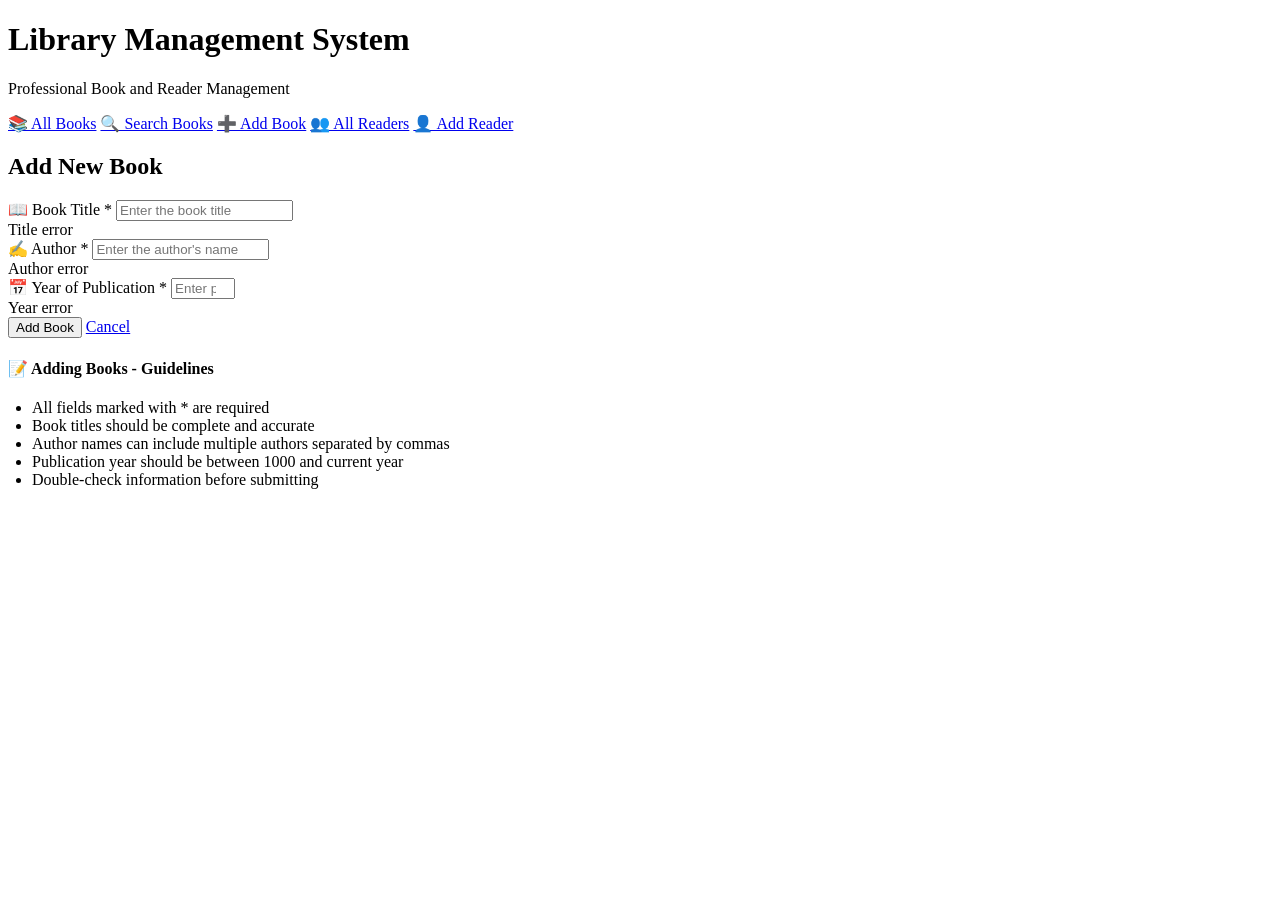
<file: src/main/webapp/WEB-INF/views/books/new.html>
<!DOCTYPE html>
<html lang="en" xmlns:th="http://www.thymeleaf.org">
<head>
    <meta charset="UTF-8">
    <meta name="viewport" content="width=device-width, initial-scale=1.0">
    <title>Add New Book - Library Management System</title>
    <link rel="stylesheet" type="text/css" th:href="@{/static/css/main.css}">
</head>
<body>
    <!-- Header Section -->
    <header class="header">
        <div class="header-content">
            <h1>Library Management System</h1>
            <p class="subtitle">Professional Book and Reader Management</p>
        </div>
    </header>

    <!-- Navigation Bar -->
    <nav class="navbar">
        <div class="navbar-content">
            <a href="/books" class="nav-link">📚 All Books</a>
            <a href="/books/search" class="nav-link">🔍 Search Books</a>
            <a href="/books/new" class="nav-link active">➕ Add Book</a>
            <a href="/people" class="nav-link">👥 All Readers</a>
            <a href="/people/new" class="nav-link">👤 Add Reader</a>
        </div>
    </nav>

    <!-- Main Container -->
    <div class="container">
        <h2 class="page-title">Add New Book</h2>

        <!-- Form Container -->
        <div class="form-container fade-in">
            <form th:method="POST" th:action="@{/books}" th:object="${book}">
                <div class="form-group">
                    <label for="name" class="form-label">📖 Book Title *</label>
                    <input type="text" 
                           th:field="*{name}" 
                           id="name" 
                           class="form-input"
                           placeholder="Enter the book title"
                           required/>
                    <div th:if="${#fields.hasErrors('name')}" 
                         th:errors="*{name}" 
                         class="error-message">Title error</div>
                </div>

                <div class="form-group">
                    <label for="author" class="form-label">✍️ Author *</label>
                    <input type="text" 
                           th:field="*{author}" 
                           id="author" 
                           class="form-input"
                           placeholder="Enter the author's name"
                           required/>
                    <div th:if="${#fields.hasErrors('author')}" 
                         th:errors="*{author}" 
                         class="error-message">Author error</div>
                </div>

                <div class="form-group">
                    <label for="year" class="form-label">📅 Year of Publication *</label>
                    <input type="number" 
                           th:field="*{year}" 
                           id="year" 
                           class="form-input"
                           placeholder="Enter publication year"
                           min="1000"
                           max="2024"
                           required/>
                    <div th:if="${#fields.hasErrors('year')}" 
                         th:errors="*{year}" 
                         class="error-message">Year error</div>
                </div>

                <div class="btn-group text-center">
                    <input type="submit" value="Add Book" class="btn btn-primary"/>
                    <a href="/books" class="btn btn-outline">Cancel</a>
                </div>
            </form>
        </div>

        <!-- Help Information -->
        <div class="card mt-xl">
            <h4>📝 Adding Books - Guidelines</h4>
            <ul style="padding-left: 1.5rem; color: var(--text-secondary);">
                <li>All fields marked with * are required</li>
                <li>Book titles should be complete and accurate</li>
                <li>Author names can include multiple authors separated by commas</li>
                <li>Publication year should be between 1000 and current year</li>
                <li>Double-check information before submitting</li>
            </ul>
        </div>
    </div>

    <script type="text/javascript" th:src="@{/static/js/main.js}"></script>
</body>
</html>
</file>
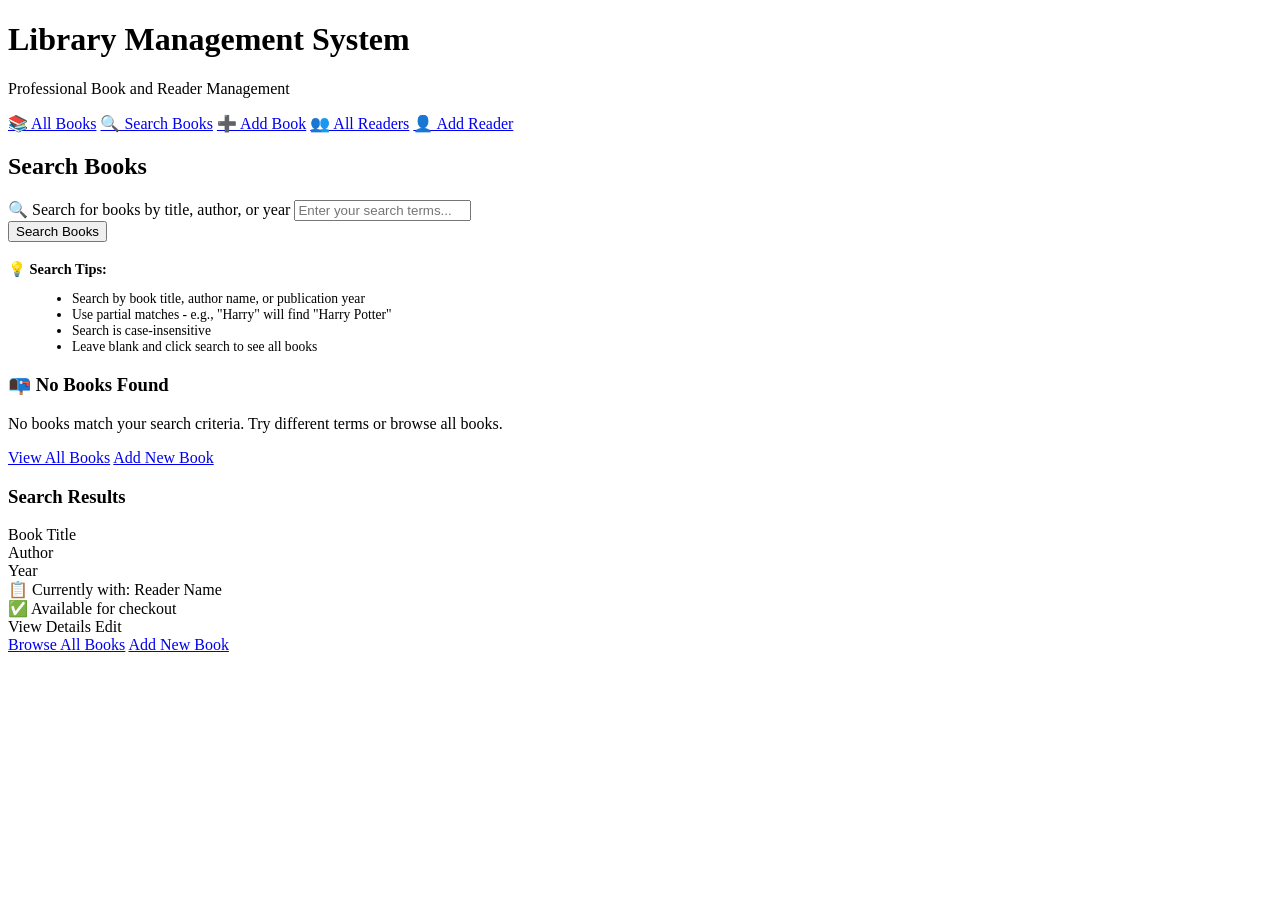
<file: src/main/webapp/WEB-INF/views/books/search.html>
<!DOCTYPE html>
<html lang="en" xmlns:th="http://www.thymeleaf.org">
<head>
    <meta charset="UTF-8">
    <meta name="viewport" content="width=device-width, initial-scale=1.0">
    <title>Search Books - Library Management System</title>
    <link rel="stylesheet" type="text/css" th:href="@{/static/css/main.css}">
</head>
<body>
    <!-- Header Section -->
    <header class="header">
        <div class="header-content">
            <h1>Library Management System</h1>
            <p class="subtitle">Professional Book and Reader Management</p>
        </div>
    </header>

    <!-- Navigation Bar -->
    <nav class="navbar">
        <div class="navbar-content">
            <a href="/books" class="nav-link">📚 All Books</a>
            <a href="/books/search" class="nav-link active">🔍 Search Books</a>
            <a href="/books/new" class="nav-link">➕ Add Book</a>
            <a href="/people" class="nav-link">👥 All Readers</a>
            <a href="/people/new" class="nav-link">👤 Add Reader</a>
        </div>
    </nav>

    <!-- Main Container -->
    <div class="container">
        <h2 class="page-title">Search Books</h2>

        <!-- Search Form -->
        <div class="search-container fade-in">
            <form th:method="post" th:action="@{/books/search}" class="search-form">
                <div class="search-input">
                    <label for="query" class="form-label">🔍 Search for books by title, author, or year</label>
                    <input type="text" 
                           id="query" 
                           name="query" 
                           class="form-input"
                           placeholder="Enter your search terms..."
                           th:value="${param.query != null ? param.query[0] : ''}"
                           autocomplete="off"/>
                </div>
                <input type="submit" value="Search Books" class="btn btn-primary"/>
            </form>
            
            <!-- Search Tips -->
            <div class="mt-lg">
                <h4 style="color: var(--text-secondary); font-size: 0.9rem; margin-bottom: 0.5rem;">💡 Search Tips:</h4>
                <ul style="font-size: 0.85rem; color: var(--text-light); margin-left: 1.5rem;">
                    <li>Search by book title, author name, or publication year</li>
                    <li>Use partial matches - e.g., "Harry" will find "Harry Potter"</li>
                    <li>Search is case-insensitive</li>
                    <li>Leave blank and click search to see all books</li>
                </ul>
            </div>
        </div>

        <!-- Search Results -->
        <div th:if="${books}" class="results-section">
            <div th:if="${books.isEmpty()}" class="no-results">
                <h3>📭 No Books Found</h3>
                <p>No books match your search criteria. Try different terms or browse all books.</p>
                <div class="btn-group mt-lg">
                    <a href="/books" class="btn btn-primary">View All Books</a>
                    <a href="/books/new" class="btn btn-secondary">Add New Book</a>
                </div>
            </div>

            <div th:if="${!books.isEmpty()}" class="fade-in">
                <h3 class="mb-lg" th:text="'Found ' + ${books.size()} + ' book(s)'">Search Results</h3>
                
                <div class="card-grid">
                    <div th:each="book : ${books}" class="item-card">
                        <a th:href="@{/books/{id}(id=${book.getBook_id()})}" 
                           th:text="${book.getName()}" 
                           class="item-title">Book Title</a>
                        
                        <div class="item-subtitle" th:text="'by ' + ${book.getAuthor()}">Author</div>
                        <div class="item-meta" th:text="'Published: ' + ${book.getYear()}">Year</div>
                        
                        <!-- Book Status -->
                        <div th:if="${book.getPerson() != null}" class="status-message status-taken mt-sm">
                            📋 Currently with: <span th:text="${book.getPerson().getFio()}">Reader Name</span>
                        </div>
                        
                        <div th:if="${book.getPerson() == null}" class="status-message status-free mt-sm">
                            ✅ Available for checkout
                        </div>
                        
                        <!-- Action Buttons -->
                        <div class="btn-group mt-md">
                            <a th:href="@{/books/{id}(id=${book.getBook_id()})}" class="btn btn-primary">View Details</a>
                            <a th:href="@{/books/{id}/edit(id=${book.getBook_id()})}" class="btn btn-outline">Edit</a>
                        </div>
                    </div>
                </div>
            </div>
        </div>

        <!-- Quick Actions -->
        <div class="text-center mt-xl">
            <a href="/books" class="btn btn-outline">Browse All Books</a>
            <a href="/books/new" class="btn btn-secondary">Add New Book</a>
        </div>
    </div>

    <script type="text/javascript" th:src="@{/static/js/main.js}"></script>
</body>
</html>
</file>
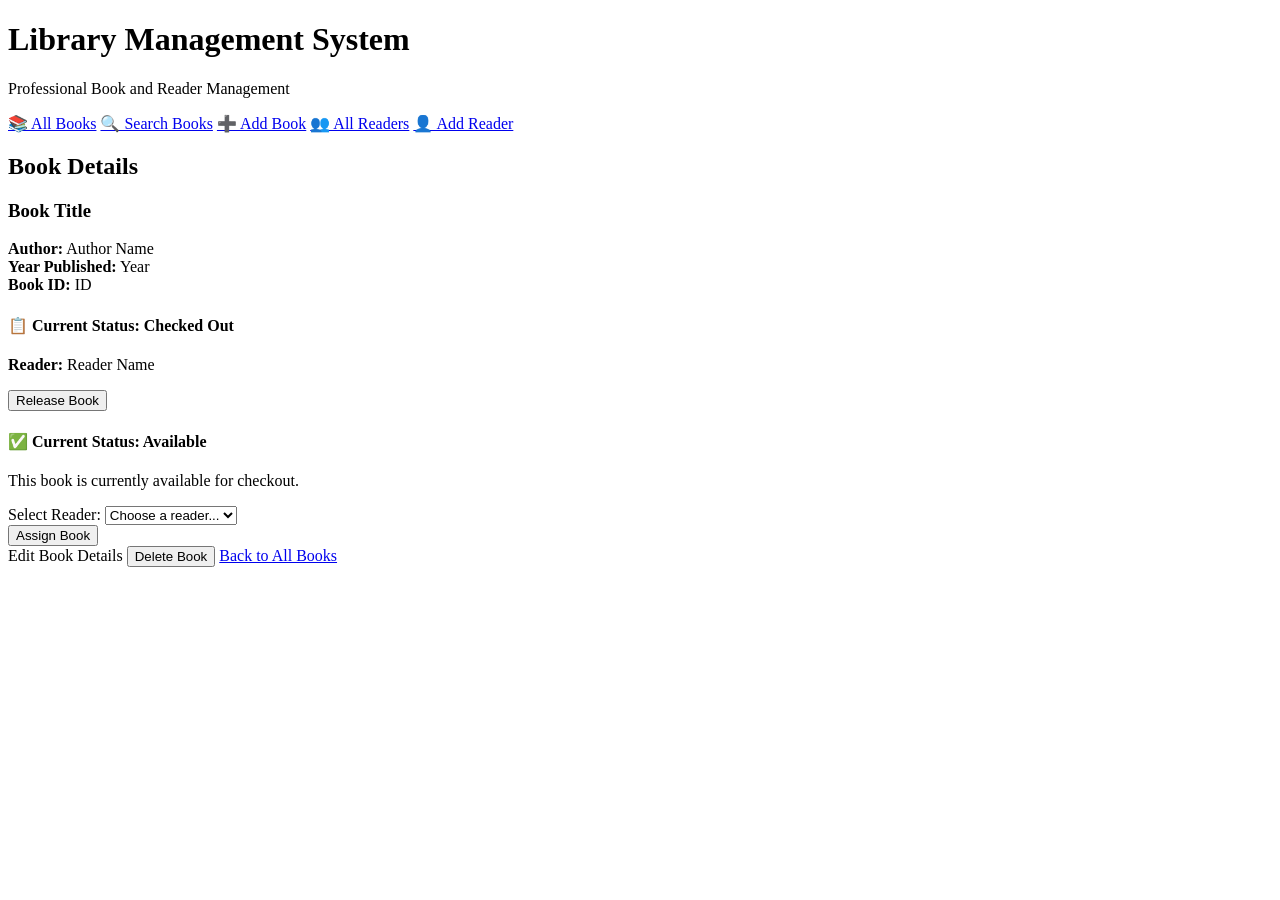
<file: src/main/webapp/WEB-INF/views/books/show.html>
<!DOCTYPE html>
<html lang="en" xmlns:th="http://www.thymeleaf.org">
<head>
    <meta charset="UTF-8">
    <meta name="viewport" content="width=device-width, initial-scale=1.0">
    <title>Book Details - Library Management System</title>
    <link rel="stylesheet" type="text/css" th:href="@{/static/css/main.css}">
</head>
<body>
    <!-- Header Section -->
    <header class="header">
        <div class="header-content">
            <h1>Library Management System</h1>
            <p class="subtitle">Professional Book and Reader Management</p>
        </div>
    </header>

    <!-- Navigation Bar -->
    <nav class="navbar">
        <div class="navbar-content">
            <a href="/books" class="nav-link">📚 All Books</a>
            <a href="/books/search" class="nav-link">🔍 Search Books</a>
            <a href="/books/new" class="nav-link">➕ Add Book</a>
            <a href="/people" class="nav-link">👥 All Readers</a>
            <a href="/people/new" class="nav-link">👤 Add Reader</a>
        </div>
    </nav>

    <!-- Main Container -->
    <div class="container">
        <h2 class="page-title">Book Details</h2>

        <!-- Book Information Card -->
        <div class="card fade-in">
            <h3 class="item-title" th:text="${book.getName()}">Book Title</h3>
            
            <div class="item-subtitle mb-md">
                <strong>Author:</strong> <span th:text="${book.getAuthor()}">Author Name</span>
            </div>
            
            <div class="item-meta mb-md">
                <strong>Year Published:</strong> <span th:text="${book.getYear()}">Year</span>
            </div>
            
            <div class="item-meta mb-lg">
                <strong>Book ID:</strong> <span th:text="${book.getBook_id()}">ID</span>
            </div>

            <!-- Book Status Section -->
            <div th:if="${owner}" class="status-message status-taken">
                <h4>📋 Current Status: Checked Out</h4>
                <p><strong>Reader:</strong> <span th:text="${owner.getFio()}">Reader Name</span></p>
                
                <form th:action="@{/books/{book_id}/release(book_id=${book.getBook_id()})}" 
                      method="post" class="mt-lg">
                    <input type="submit" value="Release Book" class="btn btn-success"/>
                </form>
            </div>

            <div th:if="${people}" class="status-message status-free">
                <h4>✅ Current Status: Available</h4>
                <p>This book is currently available for checkout.</p>
                
                <form th:action="@{/books/{book_id}/assign(book_id=${book.getBook_id()})}" 
                      method="post" class="mt-lg">
                    <div class="form-group">
                        <label for="person" class="form-label">Select Reader:</label>
                        <select th:object="${person}" th:field="*{id}" id="person" class="form-select">
                            <option value="">Choose a reader...</option>
                            <option th:each="person : ${people}" 
                                    th:value="${person.getId()}" 
                                    th:text="${person.getFio()}">Reader Name</option>
                        </select>
                    </div>
                    <input type="submit" value="Assign Book" class="btn btn-success"/>
                </form>
            </div>
        </div>

        <!-- Action Buttons -->
        <div class="btn-group text-center">
            <a th:href="@{/books/{book_id}/edit(book_id=${book.getBook_id()})}" 
               class="btn btn-secondary">Edit Book Details</a>
            
            <form th:method="DELETE" 
                  th:action="@{/books/{book_id}(book_id=${book.getBook_id()})}" 
                  style="display: inline-block;">
                <input type="submit" value="Delete Book" class="btn btn-danger"/>
            </form>
            
            <a href="/books" class="btn btn-outline">Back to All Books</a>
        </div>
    </div>

    <script type="text/javascript" th:src="@{/static/js/main.js}"></script>
</body>
</html>
</file>
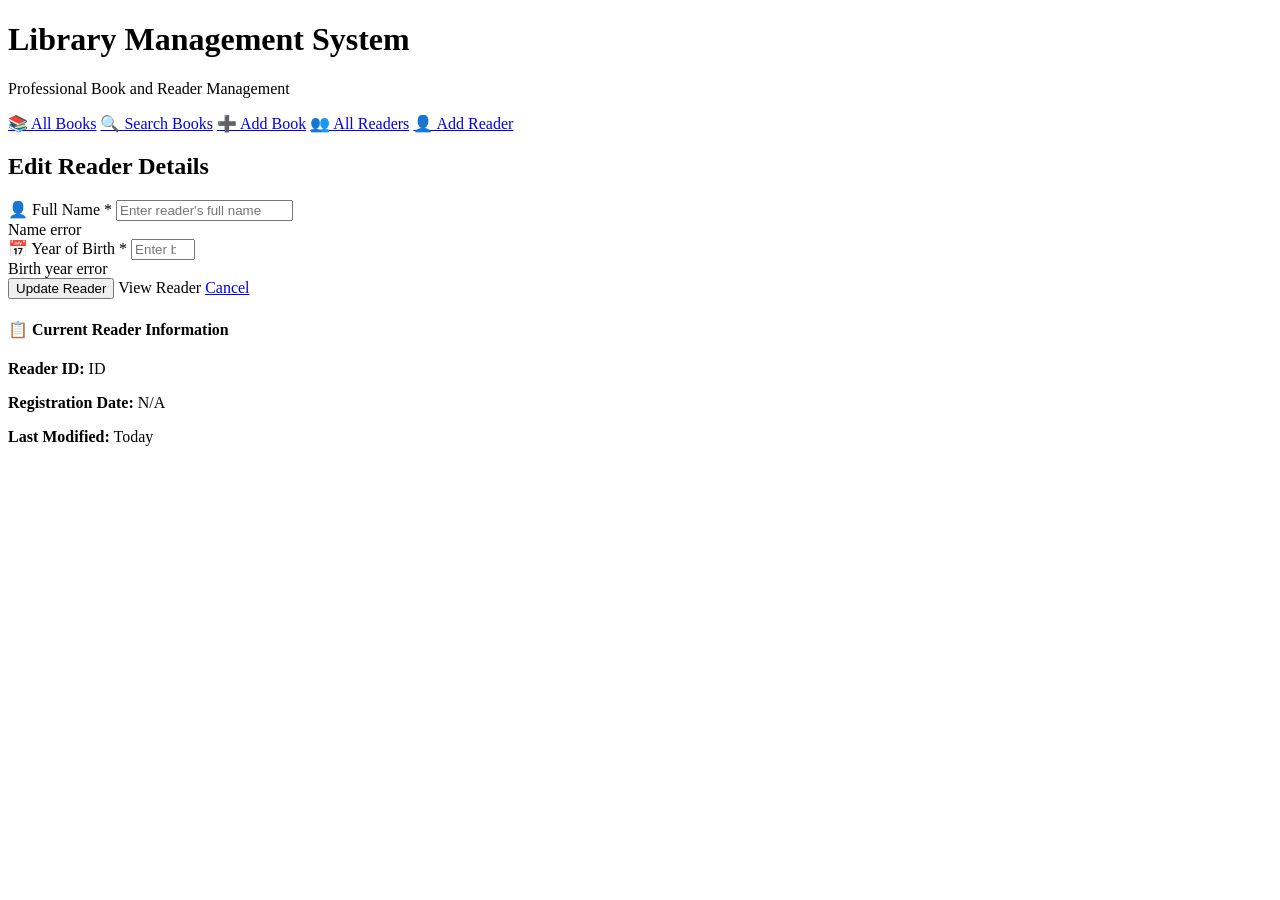
<file: src/main/webapp/WEB-INF/views/people/edit.html>
<!DOCTYPE html>
<html lang="en" xmlns:th="http://www.thymeleaf.org">
<head>
    <meta charset="UTF-8">
    <meta name="viewport" content="width=device-width, initial-scale=1.0">
    <title>Edit Reader - Library Management System</title>
    <link rel="stylesheet" type="text/css" th:href="@{/static/css/main.css}">
</head>
<body>
    <!-- Header Section -->
    <header class="header">
        <div class="header-content">
            <h1>Library Management System</h1>
            <p class="subtitle">Professional Book and Reader Management</p>
        </div>
    </header>

    <!-- Navigation Bar -->
    <nav class="navbar">
        <div class="navbar-content">
            <a href="/books" class="nav-link">📚 All Books</a>
            <a href="/books/search" class="nav-link">🔍 Search Books</a>
            <a href="/books/new" class="nav-link">➕ Add Book</a>
            <a href="/people" class="nav-link">👥 All Readers</a>
            <a href="/people/new" class="nav-link">👤 Add Reader</a>
        </div>
    </nav>

    <!-- Main Container -->
    <div class="container">
        <h2 class="page-title">Edit Reader Details</h2>

        <!-- Form Container -->
        <div class="form-container fade-in">
            <form th:method="PATCH" 
                  th:action="@{/people/{id}(id=${person.getId()})}" 
                  th:object="${person}">
                
                <div class="form-group">
                    <label for="fio" class="form-label">👤 Full Name *</label>
                    <input type="text" 
                           th:field="*{fio}" 
                           id="fio" 
                           class="form-input"
                           placeholder="Enter reader's full name"
                           required/>
                    <div th:if="${#fields.hasErrors('fio')}" 
                         th:errors="*{fio}" 
                         class="error-message">Name error</div>
                </div>

                <div class="form-group">
                    <label for="year_of_birth" class="form-label">📅 Year of Birth *</label>
                    <input type="number" 
                           th:field="*{year_of_birth}" 
                           id="year_of_birth" 
                           class="form-input"
                           placeholder="Enter birth year"
                           min="1900"
                           max="2024"
                           required/>
                    <div th:if="${#fields.hasErrors('year_of_birth')}" 
                         th:errors="*{year_of_birth}" 
                         class="error-message">Birth year error</div>
                </div>

                <div class="btn-group text-center">
                    <input type="submit" value="Update Reader" class="btn btn-primary"/>
                    <a th:href="@{/people/{id}(id=${person.getId()})}" class="btn btn-secondary">View Reader</a>
                    <a href="/people" class="btn btn-outline">Cancel</a>
                </div>
            </form>
        </div>

        <!-- Current Reader Info -->
        <div class="card mt-xl">
            <h4>📋 Current Reader Information</h4>
            <div class="item-meta">
                <p><strong>Reader ID:</strong> <span th:text="${person.getId()}">ID</span></p>
                <p><strong>Registration Date:</strong> N/A</p>
                <p><strong>Last Modified:</strong> Today</p>
            </div>
        </div>
    </div>

    <script type="text/javascript" th:src="@{/static/js/main.js}"></script>
</body>
</html>
</file>
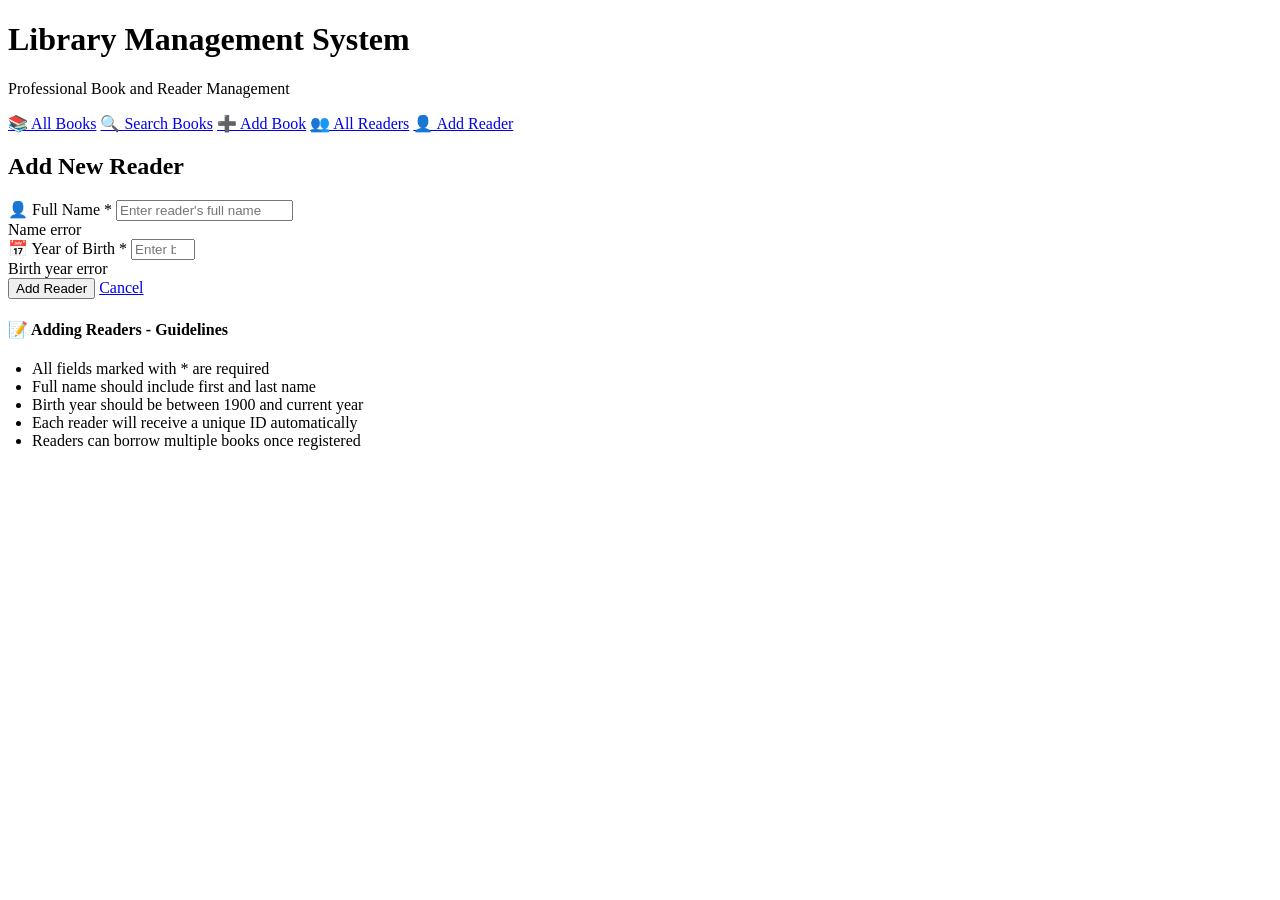
<file: src/main/webapp/WEB-INF/views/people/new.html>
<!DOCTYPE html>
<html lang="en" xmlns:th="http://www.thymeleaf.org">
<head>
    <meta charset="UTF-8">
    <meta name="viewport" content="width=device-width, initial-scale=1.0">
    <title>Add New Reader - Library Management System</title>
    <link rel="stylesheet" type="text/css" th:href="@{/static/css/main.css}">
</head>
<body>
    <!-- Header Section -->
    <header class="header">
        <div class="header-content">
            <h1>Library Management System</h1>
            <p class="subtitle">Professional Book and Reader Management</p>
        </div>
    </header>

    <!-- Navigation Bar -->
    <nav class="navbar">
        <div class="navbar-content">
            <a href="/books" class="nav-link">📚 All Books</a>
            <a href="/books/search" class="nav-link">🔍 Search Books</a>
            <a href="/books/new" class="nav-link">➕ Add Book</a>
            <a href="/people" class="nav-link">👥 All Readers</a>
            <a href="/people/new" class="nav-link active">👤 Add Reader</a>
        </div>
    </nav>

    <!-- Main Container -->
    <div class="container">
        <h2 class="page-title">Add New Reader</h2>

        <!-- Form Container -->
        <div class="form-container fade-in">
            <form th:method="POST" th:action="@{/people}" th:object="${person}">
                <div class="form-group">
                    <label for="fio" class="form-label">👤 Full Name *</label>
                    <input type="text" 
                           th:field="*{fio}" 
                           id="fio" 
                           class="form-input"
                           placeholder="Enter reader's full name"
                           required/>
                    <div th:if="${#fields.hasErrors('fio')}" 
                         th:errors="*{fio}" 
                         class="error-message">Name error</div>
                </div>

                <div class="form-group">
                    <label for="year_of_birth" class="form-label">📅 Year of Birth *</label>
                    <input type="number" 
                           th:field="*{year_of_birth}" 
                           id="year_of_birth" 
                           class="form-input"
                           placeholder="Enter birth year"
                           min="1900"
                           max="2024"
                           required/>
                    <div th:if="${#fields.hasErrors('year_of_birth')}" 
                         th:errors="*{year_of_birth}" 
                         class="error-message">Birth year error</div>
                </div>

                <div class="btn-group text-center">
                    <input type="submit" value="Add Reader" class="btn btn-primary"/>
                    <a href="/people" class="btn btn-outline">Cancel</a>
                </div>
            </form>
        </div>

        <!-- Help Information -->
        <div class="card mt-xl">
            <h4>📝 Adding Readers - Guidelines</h4>
            <ul style="padding-left: 1.5rem; color: var(--text-secondary);">
                <li>All fields marked with * are required</li>
                <li>Full name should include first and last name</li>
                <li>Birth year should be between 1900 and current year</li>
                <li>Each reader will receive a unique ID automatically</li>
                <li>Readers can borrow multiple books once registered</li>
            </ul>
        </div>
    </div>

    <script type="text/javascript" th:src="@{/static/js/main.js}"></script>
</body>
</html>
</file>
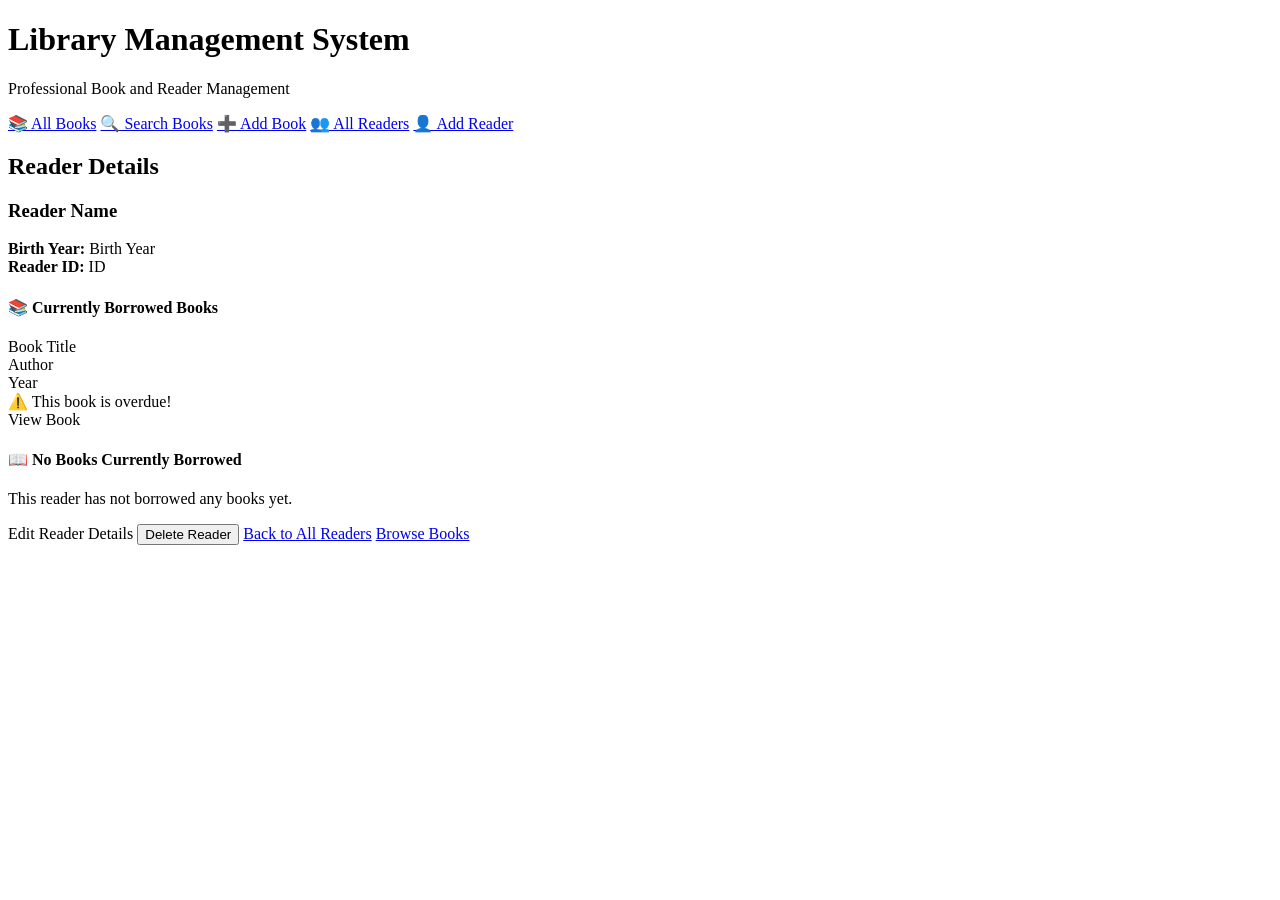
<file: src/main/webapp/WEB-INF/views/people/show.html>
<!DOCTYPE html>
<html lang="en" xmlns:th="http://www.thymeleaf.org">
<head>
    <meta charset="UTF-8">
    <meta name="viewport" content="width=device-width, initial-scale=1.0">
    <title>Reader Details - Library Management System</title>
    <link rel="stylesheet" type="text/css" th:href="@{/static/css/main.css}">
</head>
<body>
    <!-- Header Section -->
    <header class="header">
        <div class="header-content">
            <h1>Library Management System</h1>
            <p class="subtitle">Professional Book and Reader Management</p>
        </div>
    </header>

    <!-- Navigation Bar -->
    <nav class="navbar">
        <div class="navbar-content">
            <a href="/books" class="nav-link">📚 All Books</a>
            <a href="/books/search" class="nav-link">🔍 Search Books</a>
            <a href="/books/new" class="nav-link">➕ Add Book</a>
            <a href="/people" class="nav-link">👥 All Readers</a>
            <a href="/people/new" class="nav-link">👤 Add Reader</a>
        </div>
    </nav>

    <!-- Main Container -->
    <div class="container">
        <h2 class="page-title">Reader Details</h2>

        <!-- Reader Information Card -->
        <div class="card fade-in">
            <h3 class="item-title" th:text="${person.getFio()}">Reader Name</h3>
            
            <div class="item-meta mb-md">
                <strong>Birth Year:</strong> <span th:text="${person.getYear_of_birth()}">Birth Year</span>
            </div>
            
            <div class="item-meta mb-lg">
                <strong>Reader ID:</strong> <span th:text="${person.getId()}">ID</span>
            </div>

            <!-- Books Section -->
            <div th:if="${!books.isEmpty()}" class="mt-xl">
                <h4 class="mb-lg">📚 Currently Borrowed Books</h4>
                
                <div class="card-grid">
                    <div th:each="book : ${books}" class="item-card">
                        <div class="item-title" 
                             th:text="${book.getName()}"
                             th:style="${book.isExpired()} ? 'color: var(--error-color)' : 'color: var(--primary-color)'">
                            Book Title
                        </div>
                        
                        <div class="item-subtitle" th:text="'by ' + ${book.getAuthor()}">Author</div>
                        <div class="item-meta" th:text="'Published: ' + ${book.getYear()}">Year</div>
                        
                        <div th:if="${book.isExpired()}" class="status-message status-overdue mt-sm">
                            ⚠️ This book is overdue!
                        </div>
                        
                        <div class="btn-group mt-md">
                            <a th:href="@{/books/{id}(id=${book.getBook_id()})}" class="btn btn-primary">View Book</a>
                        </div>
                    </div>
                </div>
            </div>

            <div th:if="${books.isEmpty()}" class="status-message status-free">
                <h4>📖 No Books Currently Borrowed</h4>
                <p>This reader has not borrowed any books yet.</p>
            </div>
        </div>

        <!-- Action Buttons -->
        <div class="btn-group text-center">
            <a th:href="@{/people/{id}/edit(id=${person.getId()})}" 
               class="btn btn-secondary">Edit Reader Details</a>
            
            <form th:method="DELETE" 
                  th:action="@{/people/{id}(id=${person.getId()})}" 
                  style="display: inline-block;">
                <input type="submit" value="Delete Reader" class="btn btn-danger"/>
            </form>
            
            <a href="/people" class="btn btn-outline">Back to All Readers</a>
            <a href="/books" class="btn btn-outline">Browse Books</a>
        </div>
    </div>

    <script type="text/javascript" th:src="@{/static/js/main.js}"></script>
</body>
</html>
</file>
<file: demo/main.css>
/* Professional Library Management System Styles */

/* CSS Reset and Base Styles */
* {
    margin: 0;
    padding: 0;
    box-sizing: border-box;
}

:root {
    /* Professional Library Color Palette */
    --primary-color: #1e3a8a;
    --primary-light: #3b82f6;
    --primary-dark: #1e40af;
    --secondary-color: #f59e0b;
    --secondary-light: #fbbf24;
    --secondary-dark: #d97706;
    --accent-color: #059669;
    --accent-light: #10b981;
    --background-color: #f8fafc;
    --background-secondary: #ffffff;
    --text-primary: #1f2937;
    --text-secondary: #6b7280;
    --text-light: #9ca3af;
    --border-color: #e5e7eb;
    --border-light: #f3f4f6;
    --error-color: #dc2626;
    --success-color: #059669;
    --warning-color: #f59e0b;
    
    /* Typography */
    --font-primary: 'Segoe UI', Tahoma, Geneva, Verdana, sans-serif;
    --font-heading: 'Georgia', serif;
    
    /* Spacing */
    --spacing-xs: 0.25rem;
    --spacing-sm: 0.5rem;
    --spacing-md: 1rem;
    --spacing-lg: 1.5rem;
    --spacing-xl: 2rem;
    --spacing-2xl: 3rem;
    
    /* Border Radius */
    --border-radius-sm: 0.25rem;
    --border-radius-md: 0.5rem;
    --border-radius-lg: 0.75rem;
    --border-radius-xl: 1rem;
    
    /* Shadows */
    --shadow-sm: 0 1px 2px 0 rgba(0, 0, 0, 0.05);
    --shadow-md: 0 4px 6px -1px rgba(0, 0, 0, 0.1), 0 2px 4px -1px rgba(0, 0, 0, 0.06);
    --shadow-lg: 0 10px 15px -3px rgba(0, 0, 0, 0.1), 0 4px 6px -2px rgba(0, 0, 0, 0.05);
    --shadow-xl: 0 20px 25px -5px rgba(0, 0, 0, 0.1), 0 10px 10px -5px rgba(0, 0, 0, 0.04);
}

/* Base Styles */
body {
    font-family: var(--font-primary);
    background-color: var(--background-color);
    color: var(--text-primary);
    line-height: 1.6;
    min-height: 100vh;
}

/* Header and Navigation */
.header {
    background: linear-gradient(135deg, var(--primary-color), var(--primary-light));
    color: white;
    padding: var(--spacing-lg) 0;
    box-shadow: var(--shadow-lg);
    position: relative;
    overflow: hidden;
}

.header::before {
    content: '';
    position: absolute;
    top: 0;
    left: 0;
    right: 0;
    bottom: 0;
    background: url("data:image/svg+xml,%3Csvg width='60' height='60' viewBox='0 0 60 60' xmlns='http://www.w3.org/2000/svg'%3E%3Cg fill='none' fill-rule='evenodd'%3E%3Cg fill='%23ffffff' fill-opacity='0.03'%3E%3Ccircle cx='30' cy='30' r='2'/%3E%3C/g%3E%3C/g%3E%3C/svg%3E");
    z-index: 1;
}

.header-content {
    max-width: 1200px;
    margin: 0 auto;
    padding: 0 var(--spacing-lg);
    position: relative;
    z-index: 2;
}

.header h1 {
    font-family: var(--font-heading);
    font-size: 2.5rem;
    font-weight: 600;
    margin-bottom: var(--spacing-sm);
    display: flex;
    align-items: center;
    gap: var(--spacing-md);
}

.header h1::before {
    content: "📚";
    font-size: 2rem;
}

.header .subtitle {
    font-size: 1.1rem;
    opacity: 0.9;
    font-weight: 300;
}

/* Navigation Bar */
.navbar {
    background: var(--background-secondary);
    border-bottom: 2px solid var(--border-color);
    padding: var(--spacing-md) 0;
    box-shadow: var(--shadow-sm);
}

.navbar-content {
    max-width: 1200px;
    margin: 0 auto;
    padding: 0 var(--spacing-lg);
    display: flex;
    gap: var(--spacing-xl);
    align-items: center;
}

.nav-link {
    color: var(--text-primary);
    text-decoration: none;
    font-weight: 500;
    padding: var(--spacing-sm) var(--spacing-md);
    border-radius: var(--border-radius-md);
    transition: all 0.3s ease;
    position: relative;
    display: flex;
    align-items: center;
    gap: var(--spacing-xs);
}

.nav-link:hover {
    background-color: var(--primary-color);
    color: white;
    transform: translateY(-2px);
    box-shadow: var(--shadow-md);
}

.nav-link.active {
    background-color: var(--secondary-color);
    color: white;
}

/* Main Container */
.container {
    max-width: 1200px;
    margin: 0 auto;
    padding: var(--spacing-xl) var(--spacing-lg);
}

/* Page Title */
.page-title {
    font-family: var(--font-heading);
    font-size: 2rem;
    color: var(--primary-color);
    margin-bottom: var(--spacing-xl);
    text-align: center;
    position: relative;
    padding-bottom: var(--spacing-md);
}

.page-title::after {
    content: '';
    position: absolute;
    bottom: 0;
    left: 50%;
    transform: translateX(-50%);
    width: 60px;
    height: 3px;
    background: linear-gradient(90deg, var(--secondary-color), var(--accent-color));
    border-radius: var(--border-radius-sm);
}

/* Cards and Lists */
.card {
    background: var(--background-secondary);
    border-radius: var(--border-radius-lg);
    box-shadow: var(--shadow-md);
    padding: var(--spacing-lg);
    margin-bottom: var(--spacing-lg);
    transition: all 0.3s ease;
    border: 1px solid var(--border-color);
    position: relative;
    overflow: hidden;
}

.card::before {
    content: '';
    position: absolute;
    top: 0;
    left: 0;
    right: 0;
    height: 4px;
    background: linear-gradient(90deg, var(--primary-color), var(--secondary-color));
    opacity: 0;
    transition: opacity 0.3s ease;
}

.card:hover {
    transform: translateY(-5px);
    box-shadow: var(--shadow-xl);
}

.card:hover::before {
    opacity: 1;
}

.card-grid {
    display: grid;
    grid-template-columns: repeat(auto-fit, minmax(300px, 1fr));
    gap: var(--spacing-lg);
    margin-top: var(--spacing-xl);
}

/* Book and Person Items */
.item-card {
    background: var(--background-secondary);
    border-radius: var(--border-radius-lg);
    box-shadow: var(--shadow-md);
    padding: var(--spacing-lg);
    margin-bottom: var(--spacing-lg);
    transition: all 0.3s ease;
    border: 1px solid var(--border-color);
    position: relative;
}

.item-card:hover {
    transform: translateY(-3px);
    box-shadow: var(--shadow-lg);
}

.item-title {
    font-size: 1.25rem;
    font-weight: 600;
    color: var(--primary-color);
    margin-bottom: var(--spacing-sm);
    text-decoration: none;
    display: block;
}

.item-title:hover {
    color: var(--primary-light);
}

.item-subtitle {
    color: var(--text-secondary);
    margin-bottom: var(--spacing-xs);
}

.item-meta {
    color: var(--text-light);
    font-size: 0.9rem;
}

/* Forms */
.form-container {
    background: var(--background-secondary);
    border-radius: var(--border-radius-lg);
    box-shadow: var(--shadow-lg);
    padding: var(--spacing-2xl);
    max-width: 600px;
    margin: 0 auto;
}

.form-group {
    margin-bottom: var(--spacing-lg);
}

.form-label {
    display: block;
    margin-bottom: var(--spacing-sm);
    font-weight: 600;
    color: var(--text-primary);
    font-size: 0.95rem;
}

.form-input {
    width: 100%;
    padding: var(--spacing-md);
    border: 2px solid var(--border-color);
    border-radius: var(--border-radius-md);
    font-size: 1rem;
    transition: all 0.3s ease;
    background-color: var(--background-color);
}

.form-input:focus {
    outline: none;
    border-color: var(--primary-color);
    background-color: var(--background-secondary);
    box-shadow: 0 0 0 3px rgba(59, 130, 246, 0.1);
}

.form-select {
    width: 100%;
    padding: var(--spacing-md);
    border: 2px solid var(--border-color);
    border-radius: var(--border-radius-md);
    font-size: 1rem;
    transition: all 0.3s ease;
    background-color: var(--background-secondary);
    cursor: pointer;
}

.form-select:focus {
    outline: none;
    border-color: var(--primary-color);
    box-shadow: 0 0 0 3px rgba(59, 130, 246, 0.1);
}

/* Buttons */
.btn {
    display: inline-block;
    padding: var(--spacing-md) var(--spacing-xl);
    border: none;
    border-radius: var(--border-radius-md);
    font-size: 1rem;
    font-weight: 500;
    text-decoration: none;
    text-align: center;
    cursor: pointer;
    transition: all 0.3s ease;
    position: relative;
    overflow: hidden;
}

.btn::before {
    content: '';
    position: absolute;
    top: 0;
    left: -100%;
    width: 100%;
    height: 100%;
    background: linear-gradient(90deg, transparent, rgba(255,255,255,0.2), transparent);
    transition: left 0.5s;
}

.btn:hover::before {
    left: 100%;
}

.btn-primary {
    background: linear-gradient(135deg, var(--primary-color), var(--primary-light));
    color: white;
}

.btn-primary:hover {
    transform: translateY(-2px);
    box-shadow: var(--shadow-lg);
    background: linear-gradient(135deg, var(--primary-dark), var(--primary-color));
}

.btn-secondary {
    background: linear-gradient(135deg, var(--secondary-color), var(--secondary-light));
    color: white;
}

.btn-secondary:hover {
    transform: translateY(-2px);
    box-shadow: var(--shadow-lg);
    background: linear-gradient(135deg, var(--secondary-dark), var(--secondary-color));
}

.btn-success {
    background: linear-gradient(135deg, var(--accent-color), var(--accent-light));
    color: white;
}

.btn-success:hover {
    transform: translateY(-2px);
    box-shadow: var(--shadow-lg);
}

.btn-danger {
    background: linear-gradient(135deg, var(--error-color), #ef4444);
    color: white;
}

.btn-danger:hover {
    transform: translateY(-2px);
    box-shadow: var(--shadow-lg);
}

.btn-outline {
    background: transparent;
    color: var(--primary-color);
    border: 2px solid var(--primary-color);
}

.btn-outline:hover {
    background: var(--primary-color);
    color: white;
    transform: translateY(-2px);
}

.btn-group {
    display: flex;
    gap: var(--spacing-md);
    margin-top: var(--spacing-lg);
    flex-wrap: wrap;
}

/* Error Messages */
.error-message {
    color: var(--error-color);
    font-size: 0.875rem;
    margin-top: var(--spacing-xs);
    display: block;
    font-weight: 500;
}

.form-input.error {
    border-color: var(--error-color);
    background-color: #fef2f2;
}

/* Status Messages */
.status-message {
    padding: var(--spacing-md) var(--spacing-lg);
    border-radius: var(--border-radius-md);
    margin-bottom: var(--spacing-lg);
    font-weight: 500;
}

.status-free {
    background-color: #d1fae5;
    color: var(--accent-color);
    border: 1px solid #a7f3d0;
}

.status-taken {
    background-color: #fef3c7;
    color: var(--secondary-dark);
    border: 1px solid #fde68a;
}

.status-overdue {
    background-color: #fee2e2;
    color: var(--error-color);
    border: 1px solid #fecaca;
}

/* Search Component */
.search-container {
    background: var(--background-secondary);
    border-radius: var(--border-radius-lg);
    box-shadow: var(--shadow-md);
    padding: var(--spacing-xl);
    margin-bottom: var(--spacing-2xl);
}

.search-form {
    display: flex;
    gap: var(--spacing-md);
    align-items: end;
}

.search-input {
    flex: 1;
}

/* Results Section */
.results-section {
    margin-top: var(--spacing-2xl);
}

.no-results {
    text-align: center;
    padding: var(--spacing-2xl);
    color: var(--text-secondary);
    font-style: italic;
    background: var(--background-secondary);
    border-radius: var(--border-radius-lg);
    border: 2px dashed var(--border-color);
}

/* Responsive Design */
@media (max-width: 768px) {
    .header h1 {
        font-size: 2rem;
    }
    
    .navbar-content {
        flex-direction: column;
        gap: var(--spacing-md);
    }
    
    .container {
        padding: var(--spacing-lg) var(--spacing-md);
    }
    
    .card-grid {
        grid-template-columns: 1fr;
    }
    
    .btn-group {
        flex-direction: column;
    }
    
    .search-form {
        flex-direction: column;
        align-items: stretch;
    }
    
    .form-container {
        padding: var(--spacing-lg);
        margin: 0 var(--spacing-md);
    }
}

@media (max-width: 480px) {
    .header h1 {
        font-size: 1.5rem;
    }
    
    .page-title {
        font-size: 1.5rem;
    }
    
    .header-content,
    .navbar-content {
        padding: 0 var(--spacing-md);
    }
}

/* Animations */
@keyframes fadeIn {
    from { opacity: 0; transform: translateY(20px); }
    to { opacity: 1; transform: translateY(0); }
}

@keyframes slideIn {
    from { transform: translateX(-100%); }
    to { transform: translateX(0); }
}

.fade-in {
    animation: fadeIn 0.5s ease-out;
}

.slide-in {
    animation: slideIn 0.3s ease-out;
}

/* Loading States */
.loading {
    opacity: 0.7;
    pointer-events: none;
}

.loading::after {
    content: '';
    position: absolute;
    top: 50%;
    left: 50%;
    transform: translate(-50%, -50%);
    width: 20px;
    height: 20px;
    border: 2px solid var(--border-color);
    border-top: 2px solid var(--primary-color);
    border-radius: 50%;
    animation: spin 1s linear infinite;
}

@keyframes spin {
    0% { transform: translate(-50%, -50%) rotate(0deg); }
    100% { transform: translate(-50%, -50%) rotate(360deg); }
}

/* Utility Classes */
.text-center { text-align: center; }
.text-left { text-align: left; }
.text-right { text-align: right; }

.mb-sm { margin-bottom: var(--spacing-sm); }
.mb-md { margin-bottom: var(--spacing-md); }
.mb-lg { margin-bottom: var(--spacing-lg); }
.mb-xl { margin-bottom: var(--spacing-xl); }

.mt-sm { margin-top: var(--spacing-sm); }
.mt-md { margin-top: var(--spacing-md); }
.mt-lg { margin-top: var(--spacing-lg); }
.mt-xl { margin-top: var(--spacing-xl); }

.p-sm { padding: var(--spacing-sm); }
.p-md { padding: var(--spacing-md); }
.p-lg { padding: var(--spacing-lg); }
.p-xl { padding: var(--spacing-xl); }

.hidden { display: none; }
.visible { display: block; }

/* Print Styles */
@media print {
    .header, .navbar, .btn, .btn-group {
        display: none;
    }
    
    .card, .item-card {
        box-shadow: none;
        border: 1px solid var(--border-color);
    }
    
    body {
        background: white;
        color: black;
    }
}
</file>
